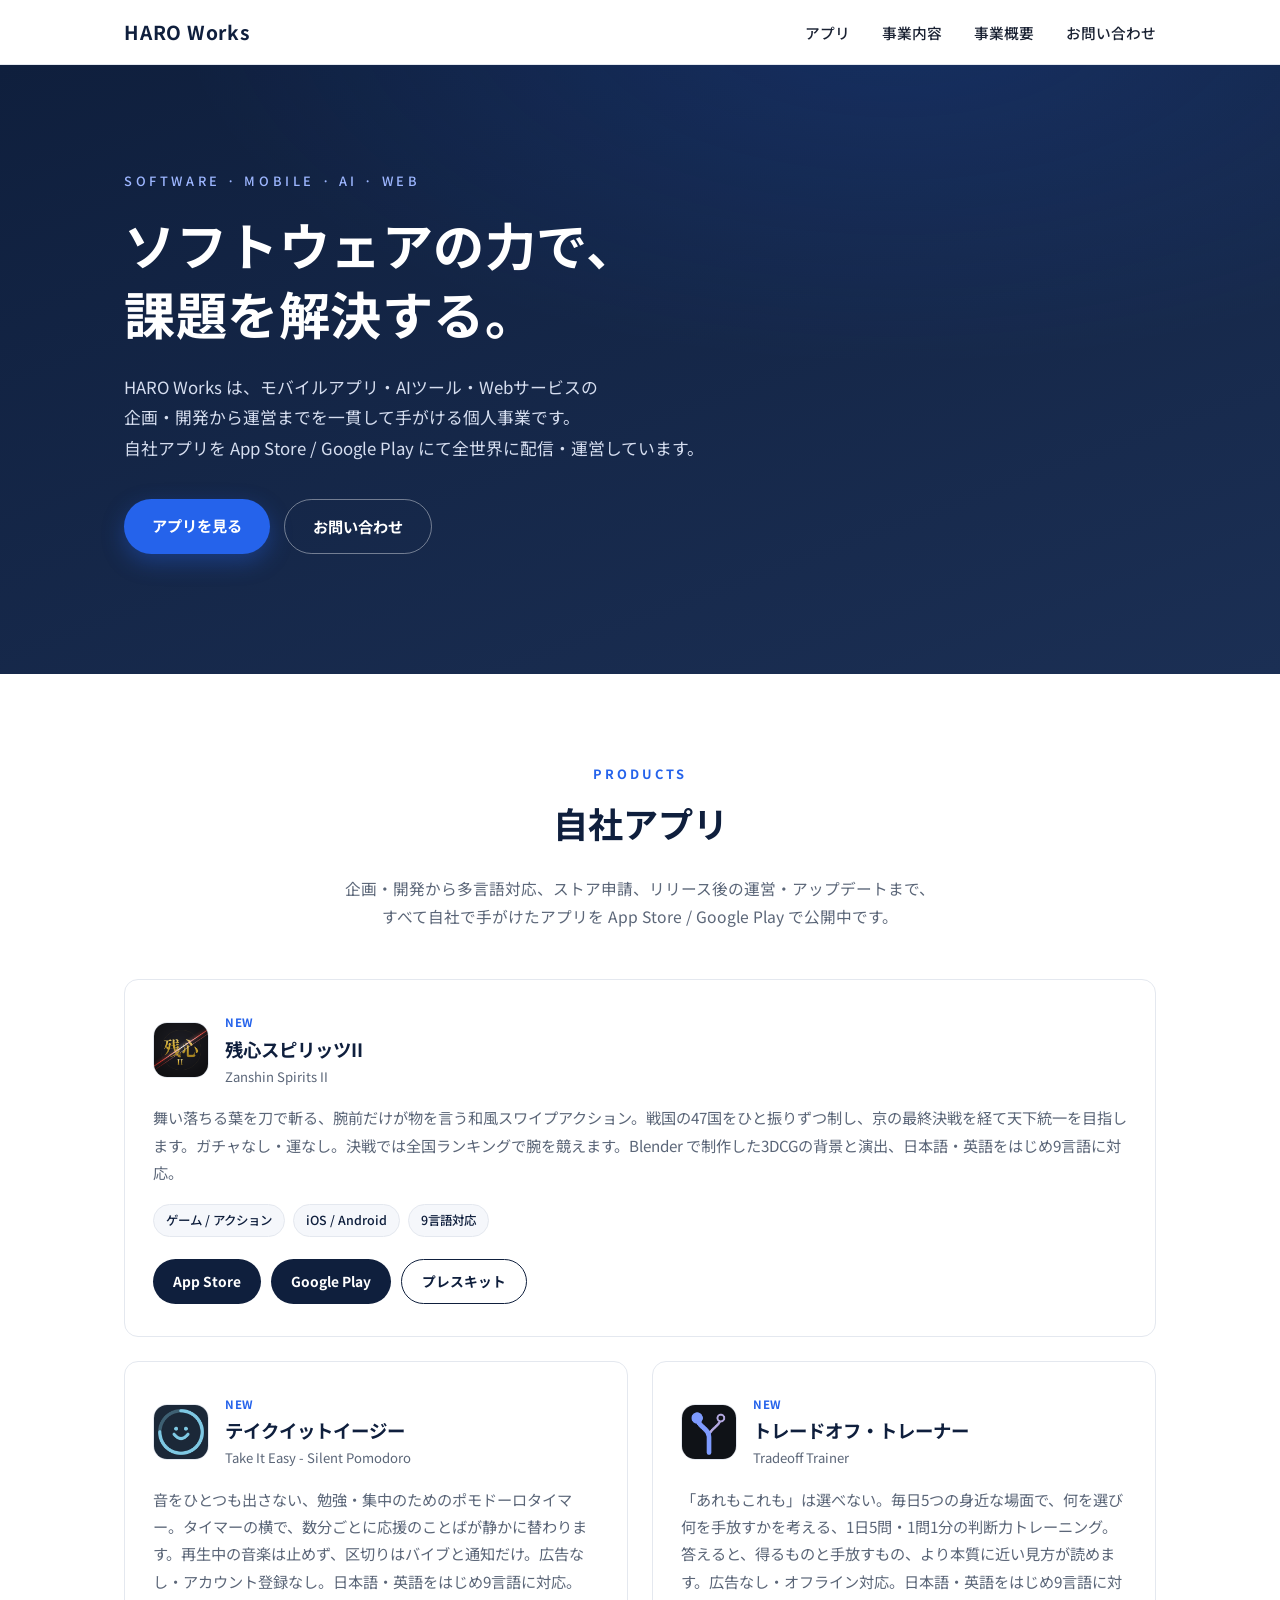
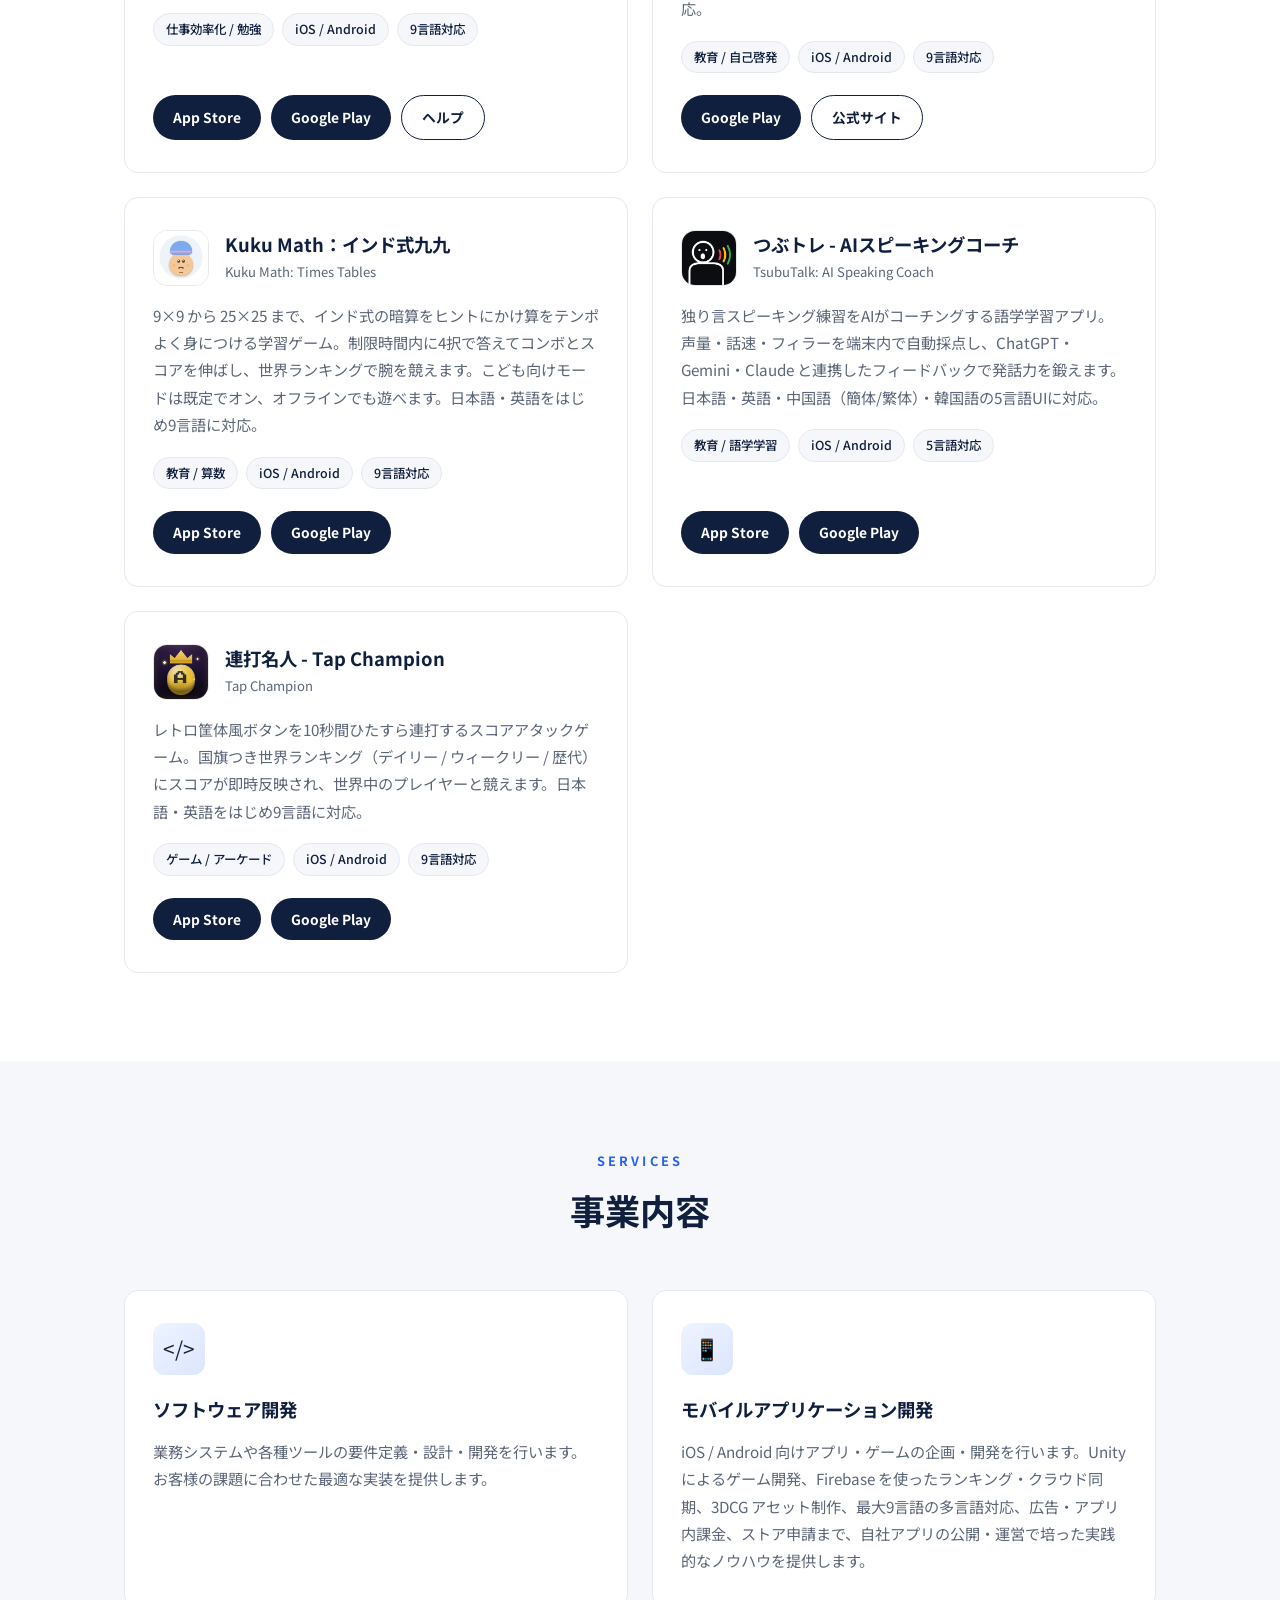
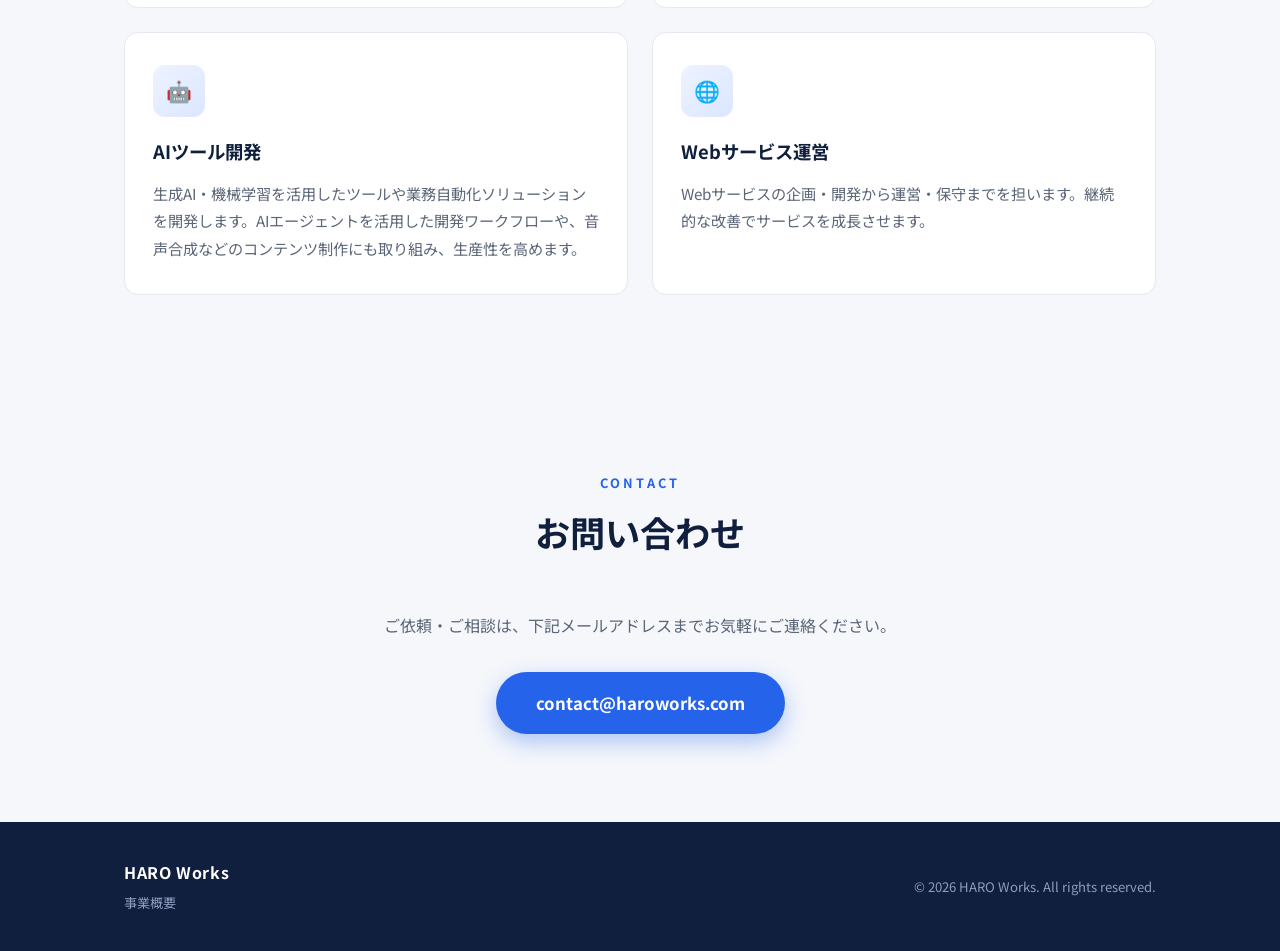
<file: index.html>
<!DOCTYPE html>
<html lang="ja">
<head>
  <meta charset="UTF-8" />
  <meta name="viewport" content="width=device-width, initial-scale=1.0" />
  <title>HARO Works｜ソフトウェア・モバイルアプリ・AIツール開発</title>
  <meta name="description" content="HARO Works（ハロワークス）は、ソフトウェア開発・モバイルアプリケーション開発・AIツール開発・Webサービス運営を手がける個人事業です。和風スワイプアクション「残心スピリッツII」、音を出さない勉強・集中タイマー「テイクイットイージー」、1日5問で判断力を磨く「トレードオフ・トレーナー」、9×9〜25×25のかけ算学習ゲーム「Kuku Math：インド式九九」、AI英語学習アプリ「つぶトレ」、アーケードゲーム「連打名人 - Tap Champion」を App Store / Google Play で公開・運営中。" />
  <meta name="robots" content="index, follow" />
  <link rel="canonical" href="https://haroworks.com/" />

  <!-- Open Graph -->
  <meta property="og:type" content="website" />
  <meta property="og:url" content="https://haroworks.com/" />
  <meta property="og:title" content="HARO Works｜ソフトウェア・モバイルアプリ・AIツール開発" />
  <meta property="og:description" content="自社アプリ「残心スピリッツII」「テイクイットイージー」「トレードオフ・トレーナー」「Kuku Math：インド式九九」「つぶトレ」「連打名人 - Tap Champion」を App Store / Google Play で公開・運営中。ソフトウェア開発・AIツール開発を手がける個人事業です。" />
  <meta property="og:site_name" content="HARO Works" />
  <meta property="og:locale" content="ja_JP" />

  <link rel="preconnect" href="https://fonts.googleapis.com" />
  <link rel="preconnect" href="https://fonts.gstatic.com" crossorigin />
  <link href="https://fonts.googleapis.com/css2?family=Noto+Sans+JP:wght@400;500;700&display=swap" rel="stylesheet" />
  <link rel="stylesheet" href="./style.css" />
</head>
<body>
  <header class="site-header">
    <div class="container header-inner">
      <a href="#top" class="brand">HARO&nbsp;Works</a>
      <nav class="nav">
        <a href="#products">アプリ</a>
        <a href="#services">事業内容</a>
        <a href="./company/">事業概要</a>
        <a href="#contact">お問い合わせ</a>
      </nav>
    </div>
  </header>

  <main id="top">
    <!-- Hero -->
    <section class="hero">
      <div class="container hero-inner">
        <p class="hero-eyebrow">SOFTWARE &middot; MOBILE &middot; AI &middot; WEB</p>
        <h1 class="hero-title">ソフトウェアの力で、<br />課題を解決する。</h1>
        <p class="hero-lead">
          HARO Works は、モバイルアプリ・AIツール・Webサービスの<br class="pc-only" />
          企画・開発から運営までを一貫して手がける個人事業です。<br class="pc-only" />
          自社アプリを App Store / Google Play にて全世界に配信・運営しています。
        </p>
        <div class="hero-actions">
          <a href="#products" class="btn btn-primary">アプリを見る</a>
          <a href="#contact" class="btn btn-ghost">お問い合わせ</a>
        </div>
      </div>
    </section>

    <!-- Products -->
    <section id="products" class="section">
      <div class="container">
        <p class="section-eyebrow">Products</p>
        <h2 class="section-title">自社アプリ</h2>
        <p class="section-lead">
          企画・開発から多言語対応、ストア申請、リリース後の運営・アップデートまで、<br class="pc-only" />
          すべて自社で手がけたアプリを App Store / Google Play で公開中です。
        </p>
        <div class="products">
          <article class="product product-featured">
            <div class="product-head">
              <img class="product-icon" src="./assets/icon-zanshin2.png" alt="残心スピリッツII のアプリアイコン" width="56" height="56" />
              <div>
                <p class="product-badge">NEW</p>
                <h3 class="product-name">残心スピリッツII</h3>
                <p class="product-sub">Zanshin Spirits II</p>
              </div>
            </div>
            <p class="product-desc">
              舞い落ちる葉を刀で斬る、腕前だけが物を言う和風スワイプアクション。戦国の47国をひと振りずつ制し、京の最終決戦を経て天下統一を目指します。ガチャなし・運なし。決戦では全国ランキングで腕を競えます。Blender で制作した3DCGの背景と演出、日本語・英語をはじめ9言語に対応。
            </p>
            <ul class="product-tags">
              <li>ゲーム / アクション</li>
              <li>iOS / Android</li>
              <li>9言語対応</li>
            </ul>
            <div class="product-links">
              <a class="store-btn" href="https://apps.apple.com/jp/app/id6822337942" target="_blank" rel="noopener">
                App Store
              </a>
              <a class="store-btn" href="https://play.google.com/store/apps/details?id=com.haroworks.zanshinspirits2" target="_blank" rel="noopener">
                Google Play
              </a>
              <a class="store-btn store-btn-ghost" href="https://zanshin-spirits-2.web.app/press/" target="_blank" rel="noopener">
                プレスキット
              </a>
            </div>
          </article>
          <article class="product">
            <div class="product-head">
              <img class="product-icon" src="./assets/icon-takeiteasy.png" alt="テイクイットイージーのアプリアイコン" width="56" height="56" />
              <div>
                <p class="product-badge">NEW</p>
                <h3 class="product-name">テイクイットイージー</h3>
                <p class="product-sub">Take It Easy - Silent Pomodoro</p>
              </div>
            </div>
            <p class="product-desc">
              音をひとつも出さない、勉強・集中のためのポモドーロタイマー。タイマーの横で、数分ごとに応援のことばが静かに替わります。再生中の音楽は止めず、区切りはバイブと通知だけ。広告なし・アカウント登録なし。日本語・英語をはじめ9言語に対応。
            </p>
            <ul class="product-tags">
              <li>仕事効率化 / 勉強</li>
              <li>iOS / Android</li>
              <li>9言語対応</li>
            </ul>
            <div class="product-links">
              <a class="store-btn" href="https://apps.apple.com/jp/app/id6825591519" target="_blank" rel="noopener">
                App Store
              </a>
              <a class="store-btn" href="https://play.google.com/store/apps/details?id=com.haroworks.takeiteasy" target="_blank" rel="noopener">
                Google Play
              </a>
              <a class="store-btn store-btn-ghost" href="./takeiteasy/help/">
                ヘルプ
              </a>
            </div>
          </article>
          <article class="product">
            <div class="product-head">
              <img class="product-icon" src="./assets/icon-tradeofftrainer.png" alt="トレードオフ・トレーナーのアプリアイコン" width="56" height="56" />
              <div>
                <p class="product-badge">NEW</p>
                <h3 class="product-name">トレードオフ・トレーナー</h3>
                <p class="product-sub">Tradeoff Trainer</p>
              </div>
            </div>
            <p class="product-desc">
              「あれもこれも」は選べない。毎日5つの身近な場面で、何を選び何を手放すかを考える、1日5問・1問1分の判断力トレーニング。答えると、得るものと手放すもの、より本質に近い見方が読めます。広告なし・オフライン対応。日本語・英語をはじめ9言語に対応。
            </p>
            <ul class="product-tags">
              <li>教育 / 自己啓発</li>
              <li>iOS / Android</li>
              <li>9言語対応</li>
            </ul>
            <div class="product-links">
              <a class="store-btn" href="https://play.google.com/store/apps/details?id=com.haroworks.tradeofftrainer" target="_blank" rel="noopener">
                Google Play
              </a>
              <a class="store-btn store-btn-ghost" href="https://tradeoff-trainer.web.app/" target="_blank" rel="noopener">
                公式サイト
              </a>
            </div>
          </article>
          <article class="product">
            <div class="product-head">
              <img class="product-icon" src="./assets/icon-kuku.png" alt="Kuku Math：インド式九九のアプリアイコン" width="56" height="56" />
              <div>
                <h3 class="product-name">Kuku Math：インド式九九</h3>
                <p class="product-sub">Kuku Math: Times Tables</p>
              </div>
            </div>
            <p class="product-desc">
              9×9 から 25×25 まで、インド式の暗算をヒントにかけ算をテンポよく身につける学習ゲーム。制限時間内に4択で答えてコンボとスコアを伸ばし、世界ランキングで腕を競えます。こども向けモードは既定でオン、オフラインでも遊べます。日本語・英語をはじめ9言語に対応。
            </p>
            <ul class="product-tags">
              <li>教育 / 算数</li>
              <li>iOS / Android</li>
              <li>9言語対応</li>
            </ul>
            <div class="product-links">
              <a class="store-btn" href="https://apps.apple.com/jp/app/id6780526579" target="_blank" rel="noopener">
                App Store
              </a>
              <a class="store-btn" href="https://play.google.com/store/apps/details?id=com.haroworks.kukuindia" target="_blank" rel="noopener">
                Google Play
              </a>
            </div>
          </article>
          <article class="product">
            <div class="product-head">
              <img class="product-icon" src="./assets/icon-tsubutalk.png" alt="つぶトレのアプリアイコン" width="56" height="56" />
              <div>
                <h3 class="product-name">つぶトレ - AIスピーキングコーチ</h3>
                <p class="product-sub">TsubuTalk: AI Speaking Coach</p>
              </div>
            </div>
            <p class="product-desc">
              独り言スピーキング練習をAIがコーチングする語学学習アプリ。声量・話速・フィラーを端末内で自動採点し、ChatGPT・Gemini・Claude と連携したフィードバックで発話力を鍛えます。日本語・英語・中国語（簡体/繁体）・韓国語の5言語UIに対応。
            </p>
            <ul class="product-tags">
              <li>教育 / 語学学習</li>
              <li>iOS / Android</li>
              <li>5言語対応</li>
            </ul>
            <div class="product-links">
              <a class="store-btn" href="https://apps.apple.com/jp/app/id6779087627" target="_blank" rel="noopener">
                App Store
              </a>
              <a class="store-btn" href="https://play.google.com/store/apps/details?id=app.tsubutalk.mobile" target="_blank" rel="noopener">
                Google Play
              </a>
            </div>
          </article>
          <article class="product">
            <div class="product-head">
              <img class="product-icon" src="./assets/icon-tapchampion.png" alt="連打名人 - Tap Champion のアプリアイコン" width="56" height="56" />
              <div>
                <h3 class="product-name">連打名人 - Tap Champion</h3>
                <p class="product-sub">Tap Champion</p>
              </div>
            </div>
            <p class="product-desc">
              レトロ筐体風ボタンを10秒間ひたすら連打するスコアアタックゲーム。国旗つき世界ランキング（デイリー / ウィークリー / 歴代）にスコアが即時反映され、世界中のプレイヤーと競えます。日本語・英語をはじめ9言語に対応。
            </p>
            <ul class="product-tags">
              <li>ゲーム / アーケード</li>
              <li>iOS / Android</li>
              <li>9言語対応</li>
            </ul>
            <div class="product-links">
              <a class="store-btn" href="https://apps.apple.com/jp/app/id6788312662" target="_blank" rel="noopener">
                App Store
              </a>
              <a class="store-btn" href="https://play.google.com/store/apps/details?id=com.haroworks.tapchampion" target="_blank" rel="noopener">
                Google Play
              </a>
            </div>
          </article>
        </div>
      </div>
    </section>

    <!-- Services -->
    <section id="services" class="section section-alt">
      <div class="container">
        <p class="section-eyebrow">Services</p>
        <h2 class="section-title">事業内容</h2>
        <div class="cards">
          <article class="card">
            <div class="card-icon" aria-hidden="true">&lt;/&gt;</div>
            <h3>ソフトウェア開発</h3>
            <p>業務システムや各種ツールの要件定義・設計・開発を行います。お客様の課題に合わせた最適な実装を提供します。</p>
          </article>
          <article class="card">
            <div class="card-icon" aria-hidden="true">📱</div>
            <h3>モバイルアプリケーション開発</h3>
            <p>iOS / Android 向けアプリ・ゲームの企画・開発を行います。Unity によるゲーム開発、Firebase を使ったランキング・クラウド同期、3DCG アセット制作、最大9言語の多言語対応、広告・アプリ内課金、ストア申請まで、自社アプリの公開・運営で培った実践的なノウハウを提供します。</p>
          </article>
          <article class="card">
            <div class="card-icon" aria-hidden="true">🤖</div>
            <h3>AIツール開発</h3>
            <p>生成AI・機械学習を活用したツールや業務自動化ソリューションを開発します。AIエージェントを活用した開発ワークフローや、音声合成などのコンテンツ制作にも取り組み、生産性を高めます。</p>
          </article>
          <article class="card">
            <div class="card-icon" aria-hidden="true">🌐</div>
            <h3>Webサービス運営</h3>
            <p>Webサービスの企画・開発から運営・保守までを担います。継続的な改善でサービスを成長させます。</p>
          </article>
        </div>
      </div>
    </section>

    <!-- Contact -->
    <section id="contact" class="section section-alt">
      <div class="container contact-inner">
        <p class="section-eyebrow">Contact</p>
        <h2 class="section-title">お問い合わせ</h2>
        <p class="contact-lead">
          ご依頼・ご相談は、下記メールアドレスまでお気軽にご連絡ください。
        </p>
        <a href="mailto:contact@haroworks.com" class="btn btn-primary btn-lg">
          contact@haroworks.com
        </a>
      </div>
    </section>
  </main>

  <footer class="site-footer">
    <div class="container footer-inner">
      <div class="footer-info">
        <span class="footer-brand">HARO Works</span>
        <a class="footer-meta" href="./company/">事業概要</a>
      </div>
      <small class="footer-copy">&copy; 2026 HARO Works. All rights reserved.</small>
    </div>
  </footer>
</body>
</html>
</file>
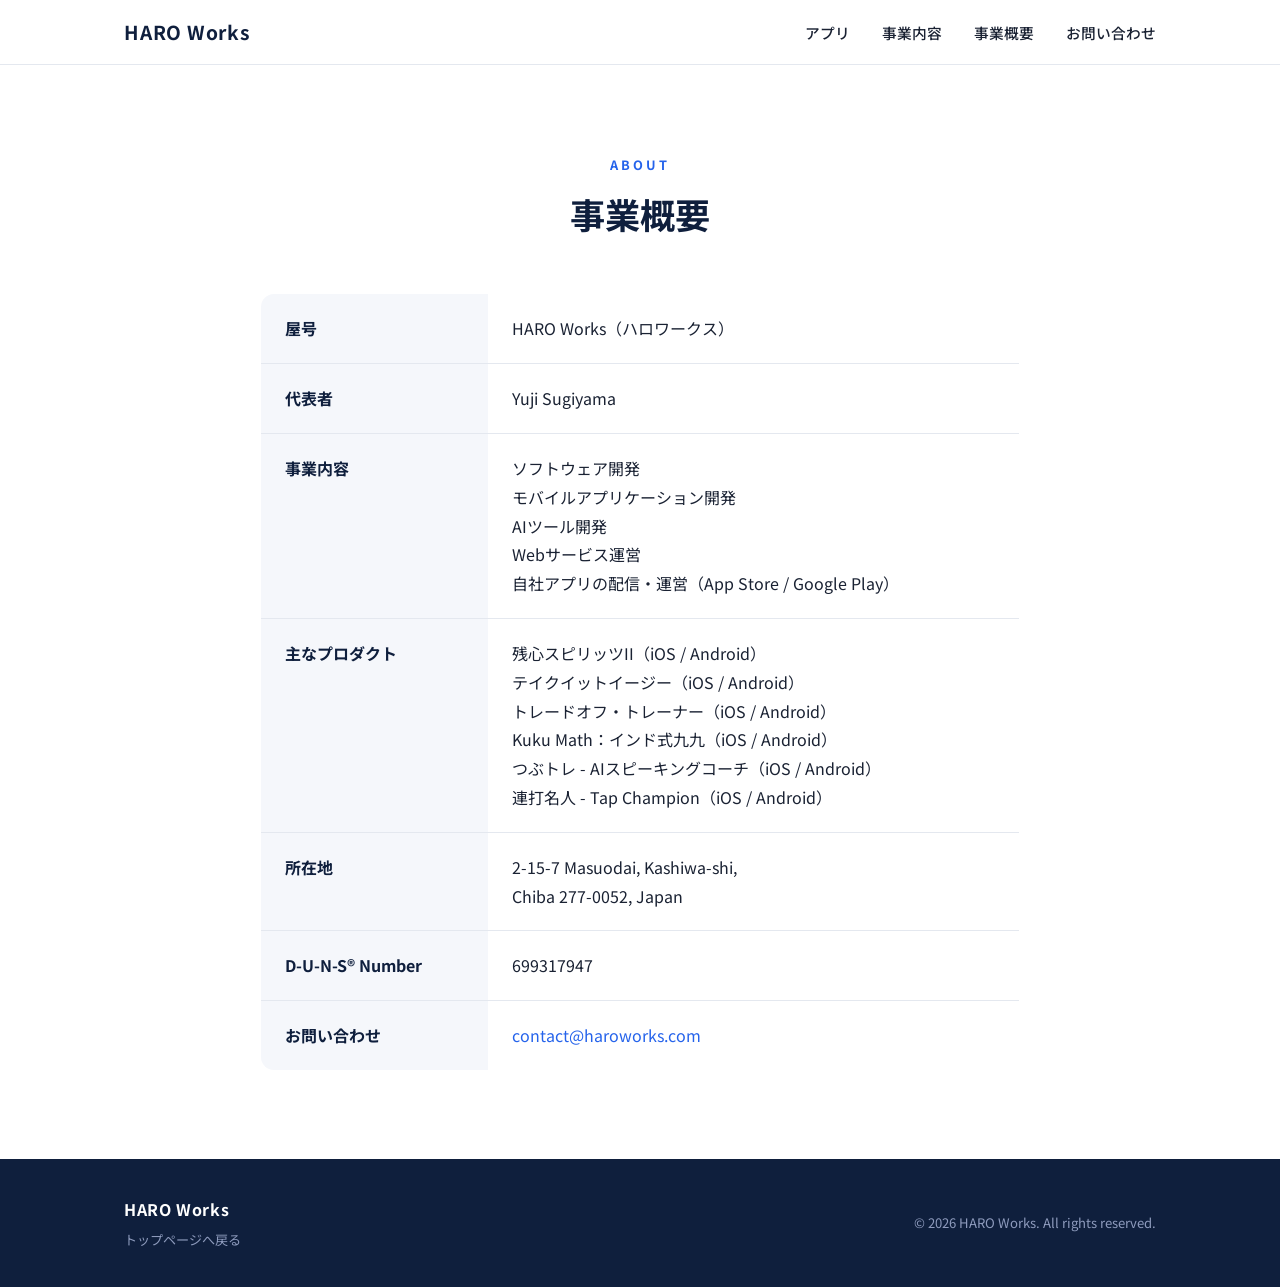
<file: company/index.html>
<!DOCTYPE html>
<html lang="ja">
<head>
  <meta charset="UTF-8" />
  <meta name="viewport" content="width=device-width, initial-scale=1.0" />
  <title>事業概要｜HARO Works</title>
  <meta name="robots" content="noindex, follow" />

  <link rel="preconnect" href="https://fonts.googleapis.com" />
  <link rel="preconnect" href="https://fonts.gstatic.com" crossorigin />
  <link href="https://fonts.googleapis.com/css2?family=Noto+Sans+JP:wght@400;500;700&display=swap" rel="stylesheet" />
  <link rel="stylesheet" href="../style.css" />
</head>
<body>
  <header class="site-header">
    <div class="container header-inner">
      <a href="../" class="brand">HARO&nbsp;Works</a>
      <nav class="nav">
        <a href="../#products">アプリ</a>
        <a href="../#services">事業内容</a>
        <a href="./" aria-current="page">事業概要</a>
        <a href="../#contact">お問い合わせ</a>
      </nav>
    </div>
  </header>

  <main>
    <section id="about" class="section">
      <div class="container">
        <p class="section-eyebrow">About</p>
        <h1 class="section-title">事業概要</h1>
        <table class="profile">
          <tbody>
            <tr>
              <th>屋号</th>
              <td>HARO Works（ハロワークス）</td>
            </tr>
            <tr>
              <th>代表者</th>
              <td>Yuji Sugiyama</td>
            </tr>
            <tr>
              <th>事業内容</th>
              <td>
                ソフトウェア開発<br />
                モバイルアプリケーション開発<br />
                AIツール開発<br />
                Webサービス運営<br />
                自社アプリの配信・運営（App Store / Google Play）
              </td>
            </tr>
            <tr>
              <th>主なプロダクト</th>
              <td>
                残心スピリッツII（iOS / Android）<br />
                テイクイットイージー（iOS / Android）<br />
                トレードオフ・トレーナー（iOS / Android）<br />
                Kuku Math：インド式九九（iOS / Android）<br />
                つぶトレ - AIスピーキングコーチ（iOS / Android）<br />
                連打名人 - Tap Champion（iOS / Android）
              </td>
            </tr>
            <tr>
              <th>所在地</th>
              <td>2-15-7 Masuodai, Kashiwa-shi,<br />Chiba 277-0052, Japan</td>
            </tr>
            <tr>
              <th>D-U-N-S&reg; Number</th>
              <td>699317947</td>
            </tr>
            <tr>
              <th>お問い合わせ</th>
              <td><a href="mailto:contact@haroworks.com">contact@haroworks.com</a></td>
            </tr>
          </tbody>
        </table>
      </div>
    </section>
  </main>

  <footer class="site-footer">
    <div class="container footer-inner">
      <div class="footer-info">
        <span class="footer-brand">HARO Works</span>
        <a class="footer-meta" href="../">トップページへ戻る</a>
      </div>
      <small class="footer-copy">&copy; 2026 HARO Works. All rights reserved.</small>
    </div>
  </footer>
</body>
</html>
</file>
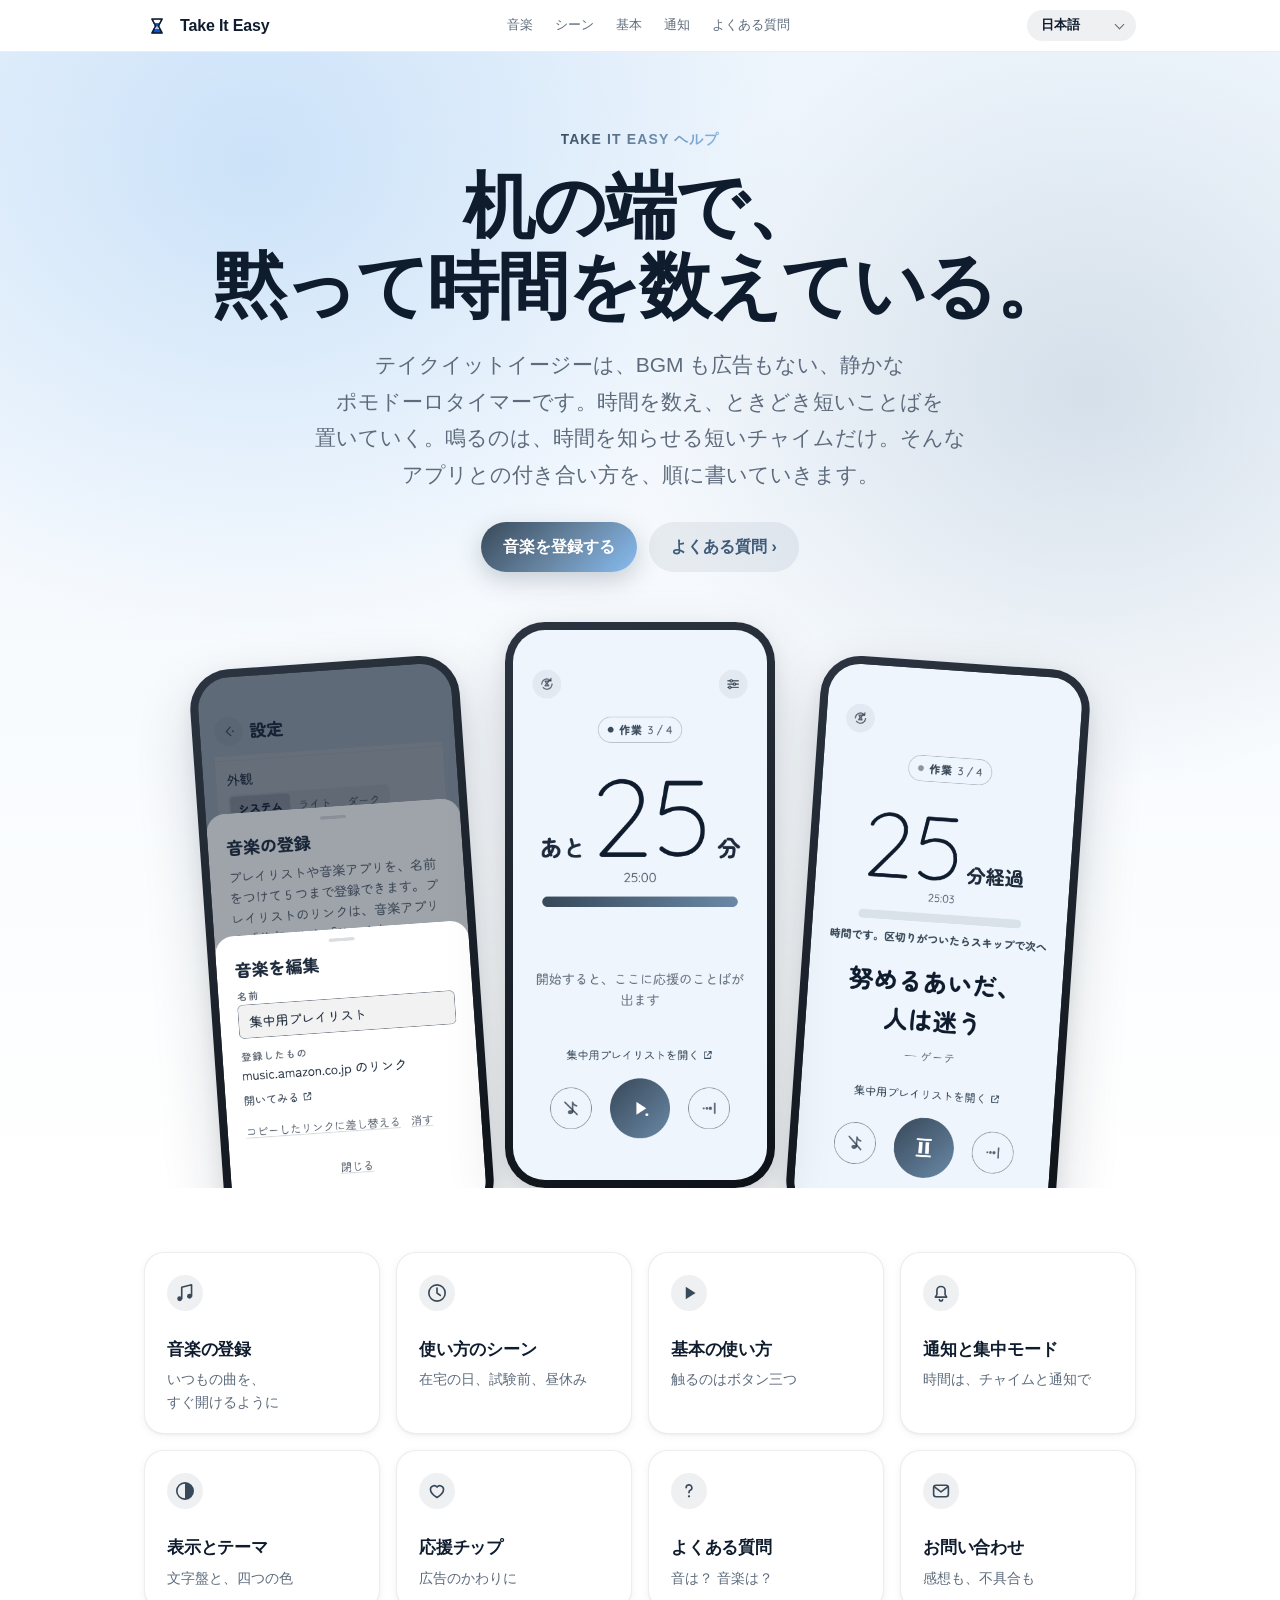
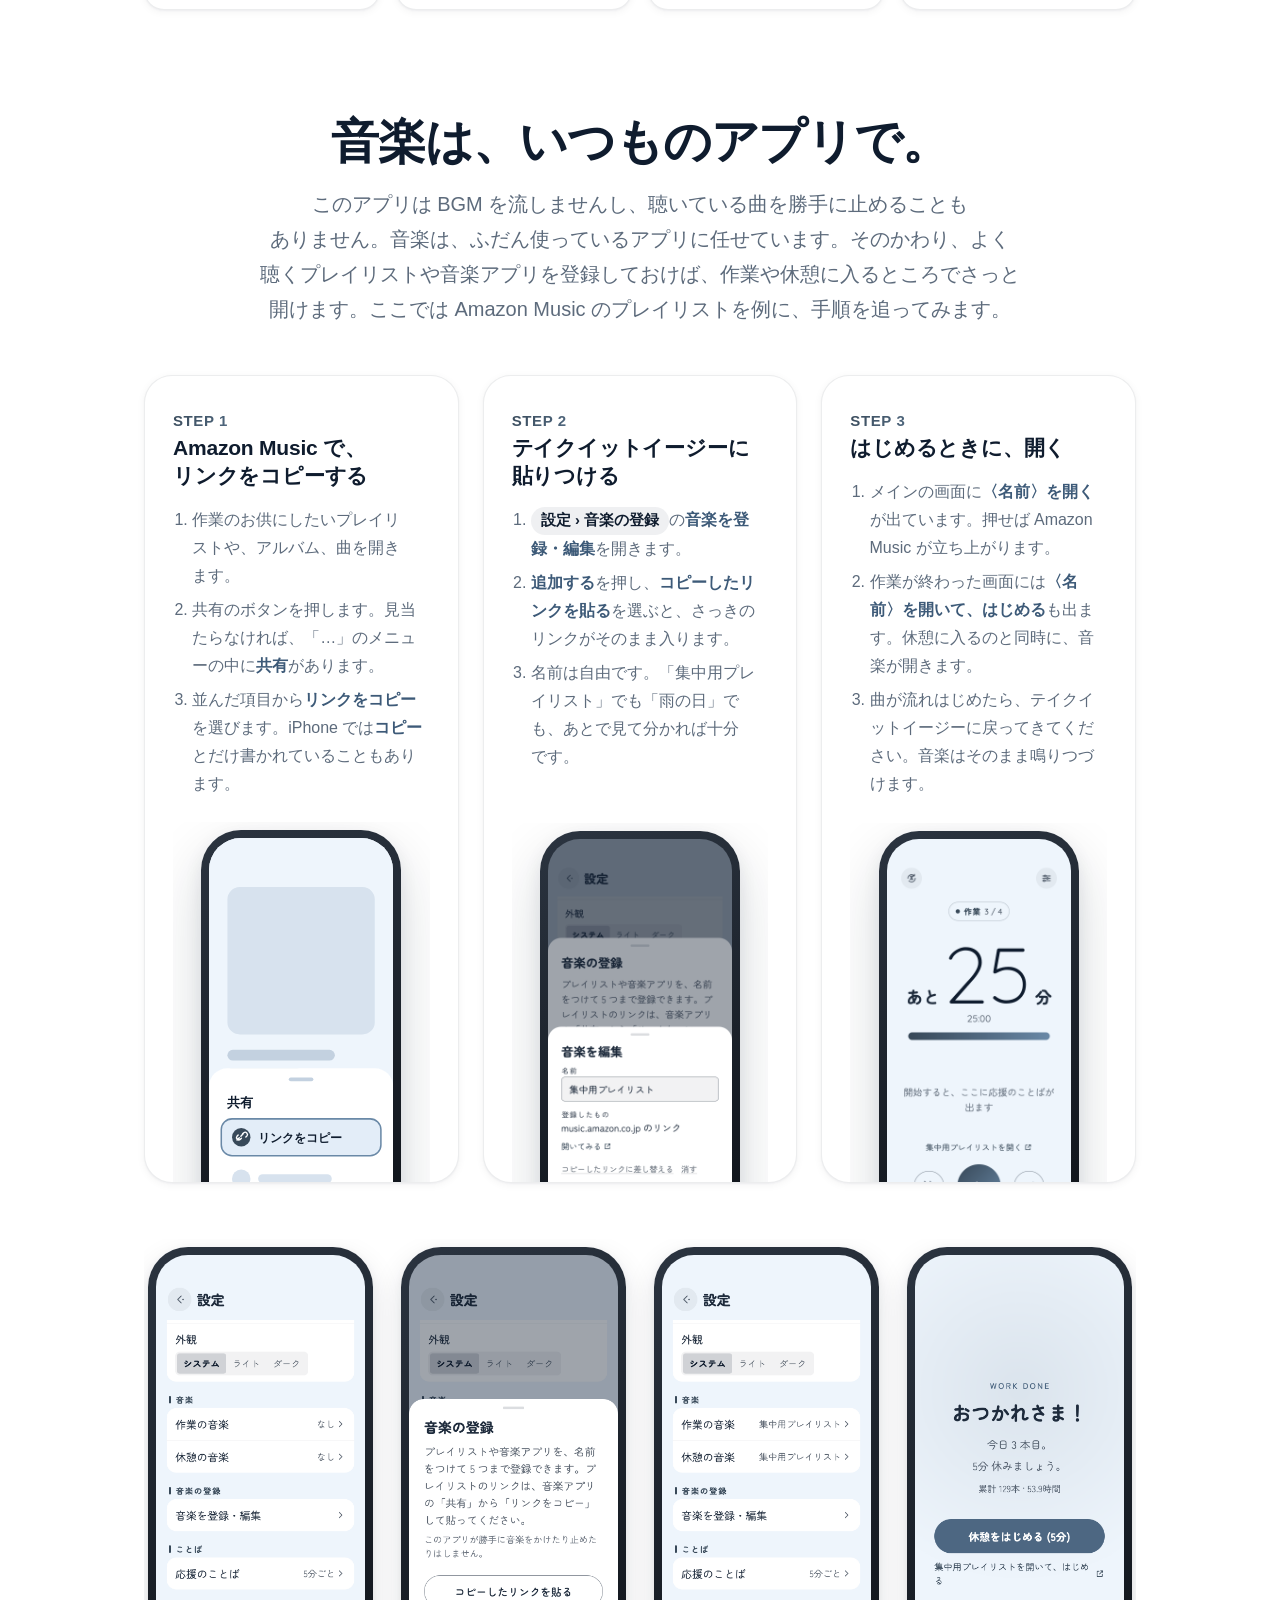
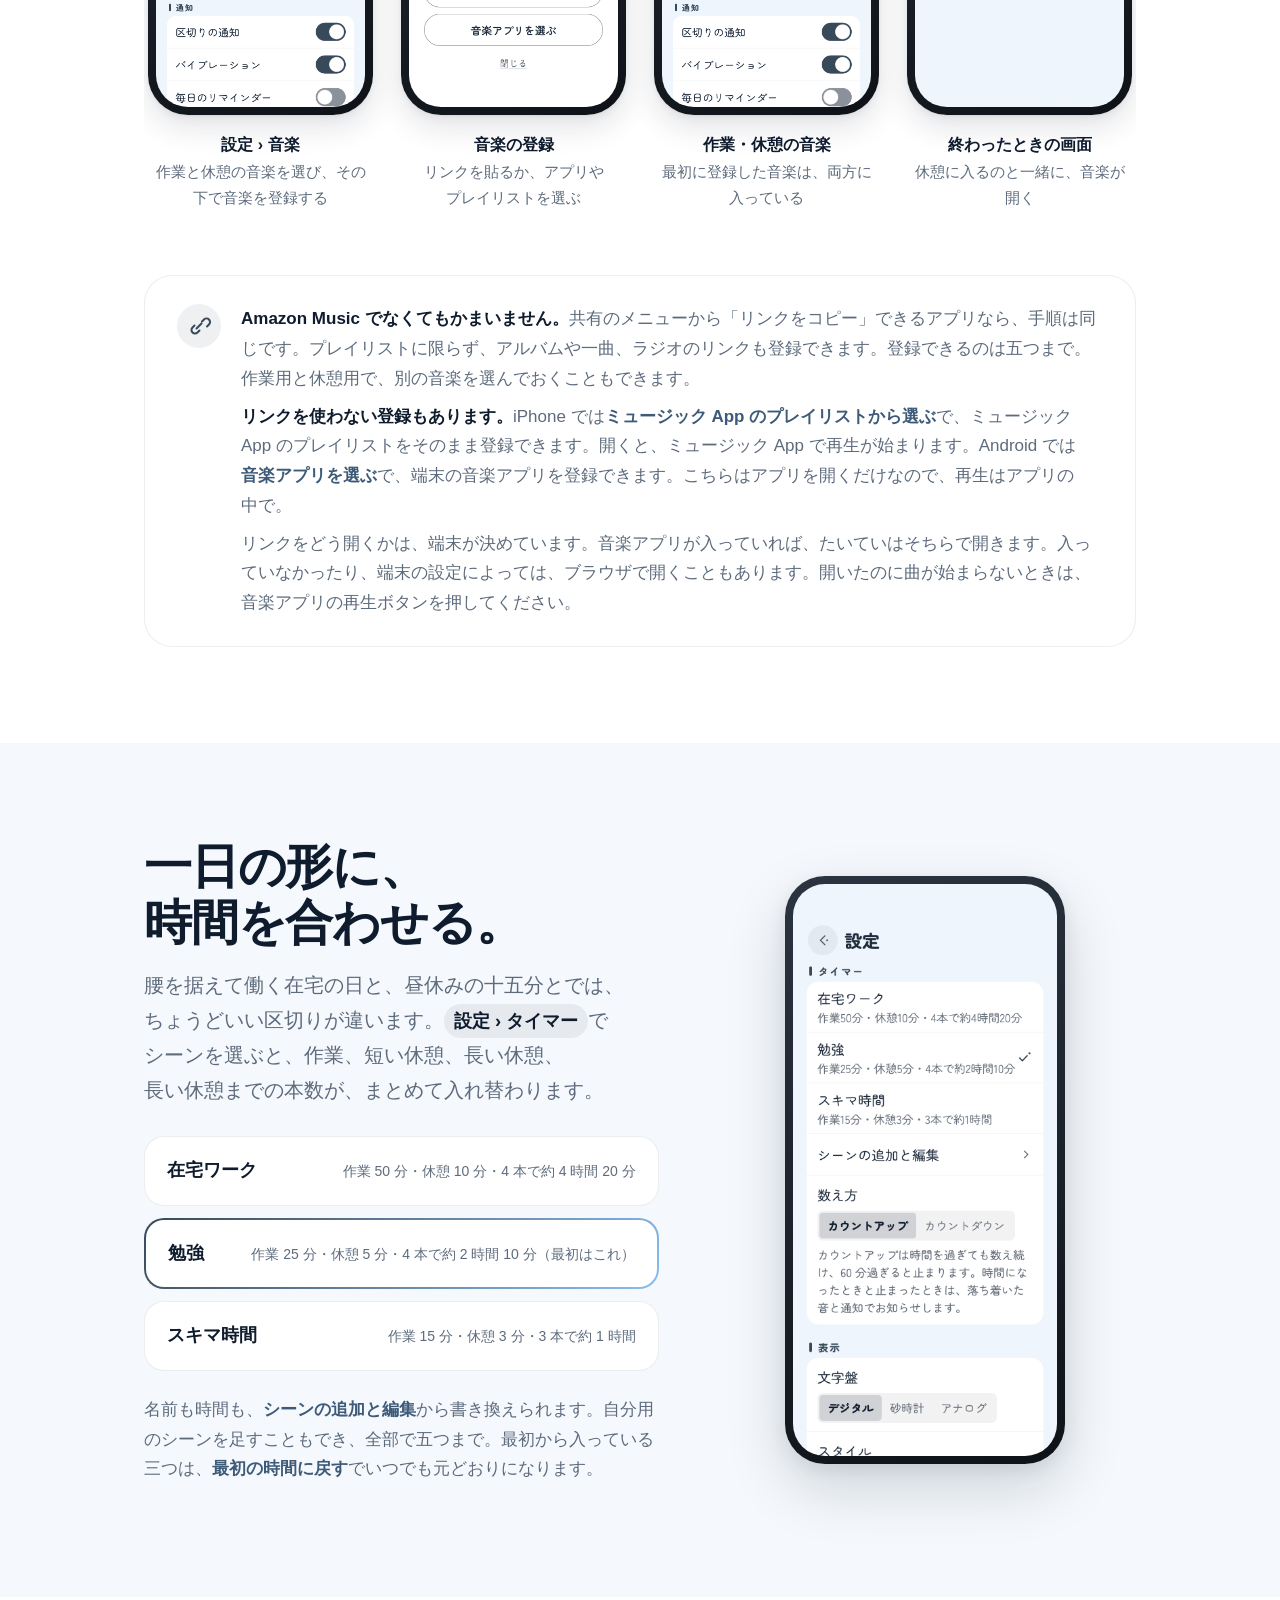
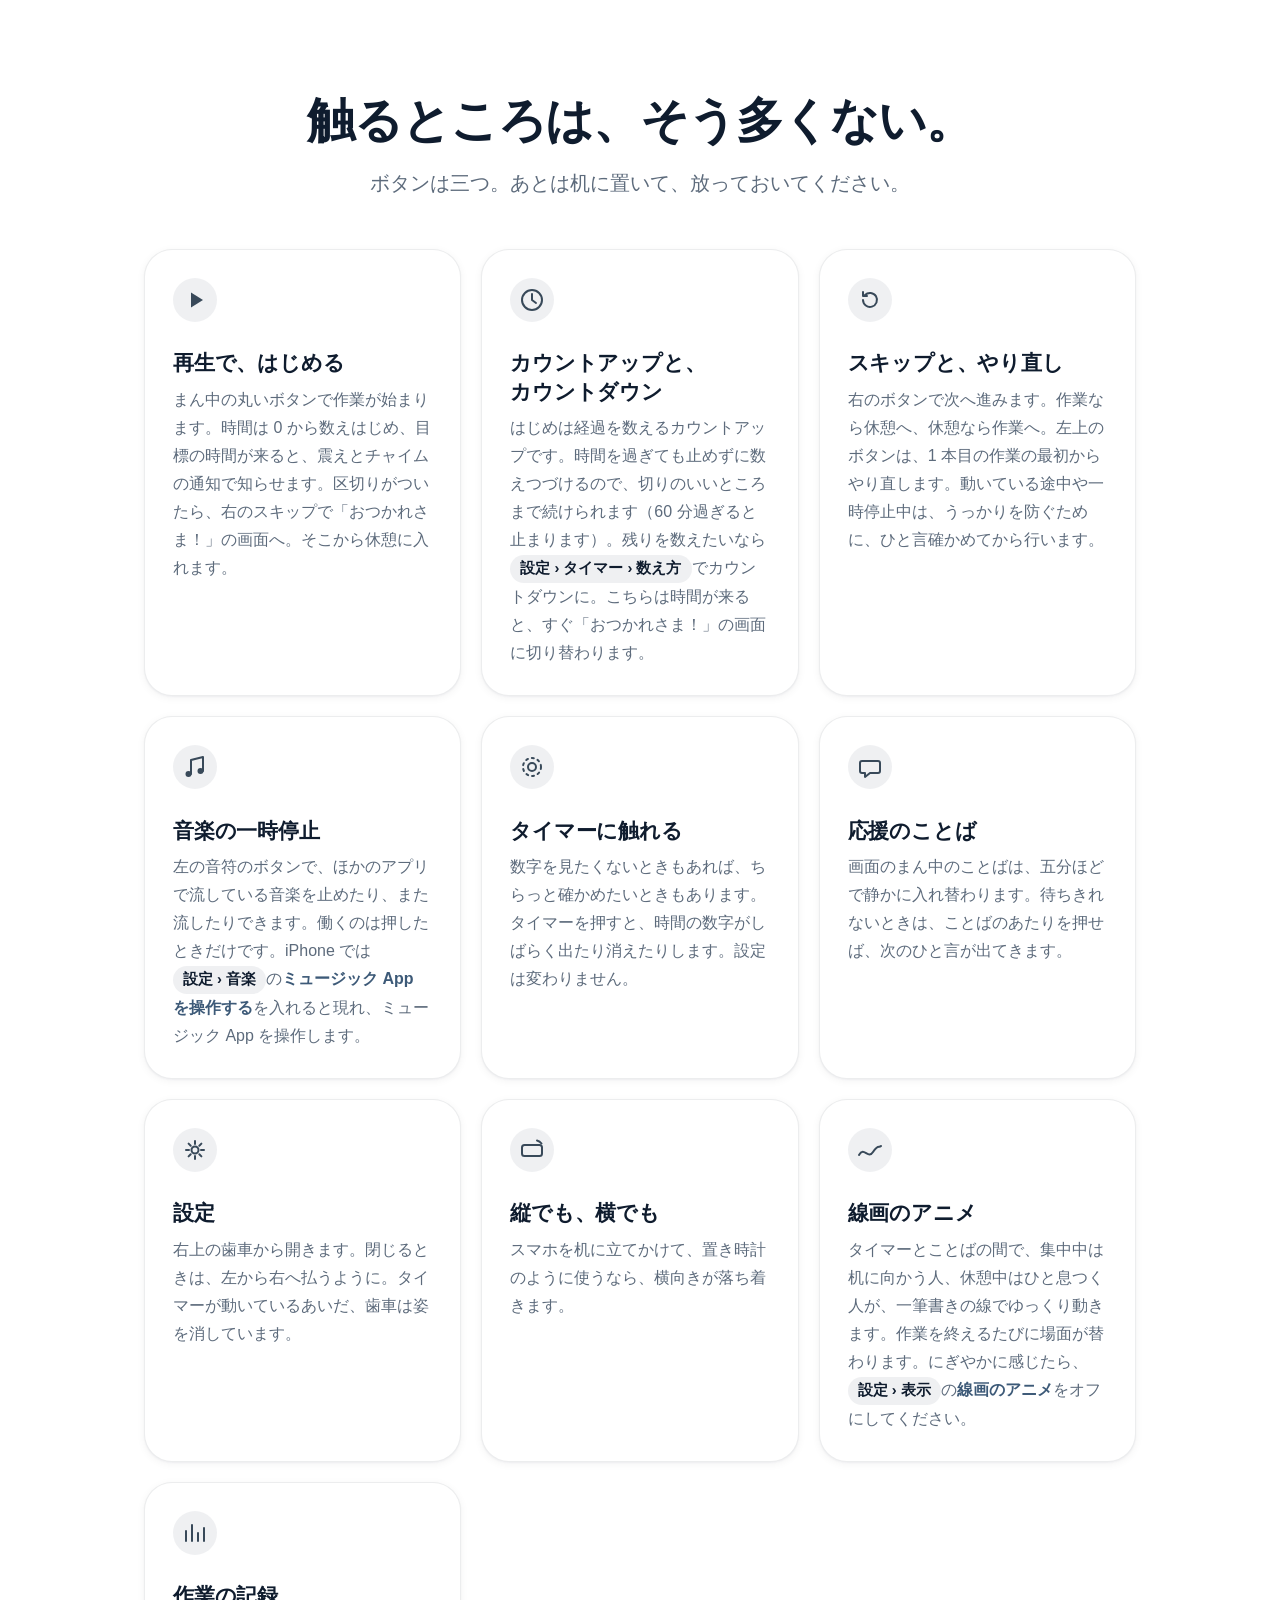
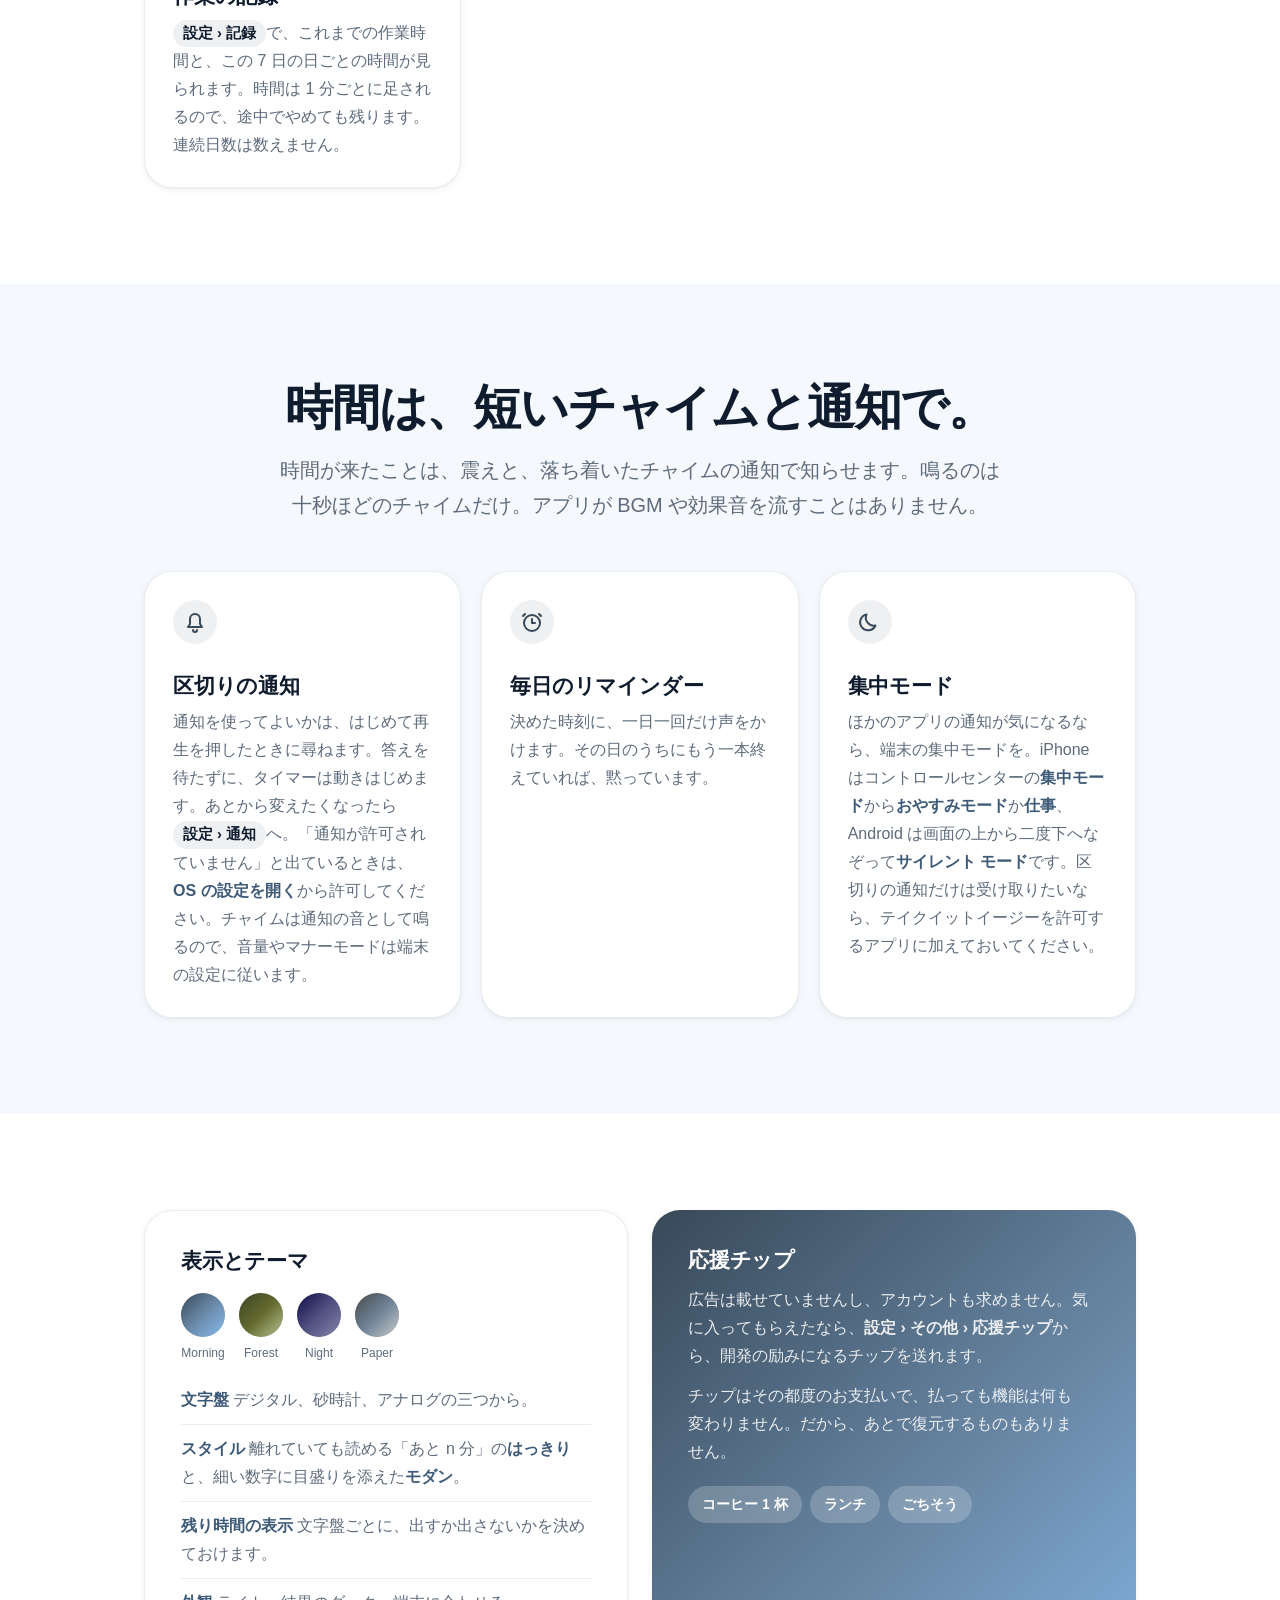
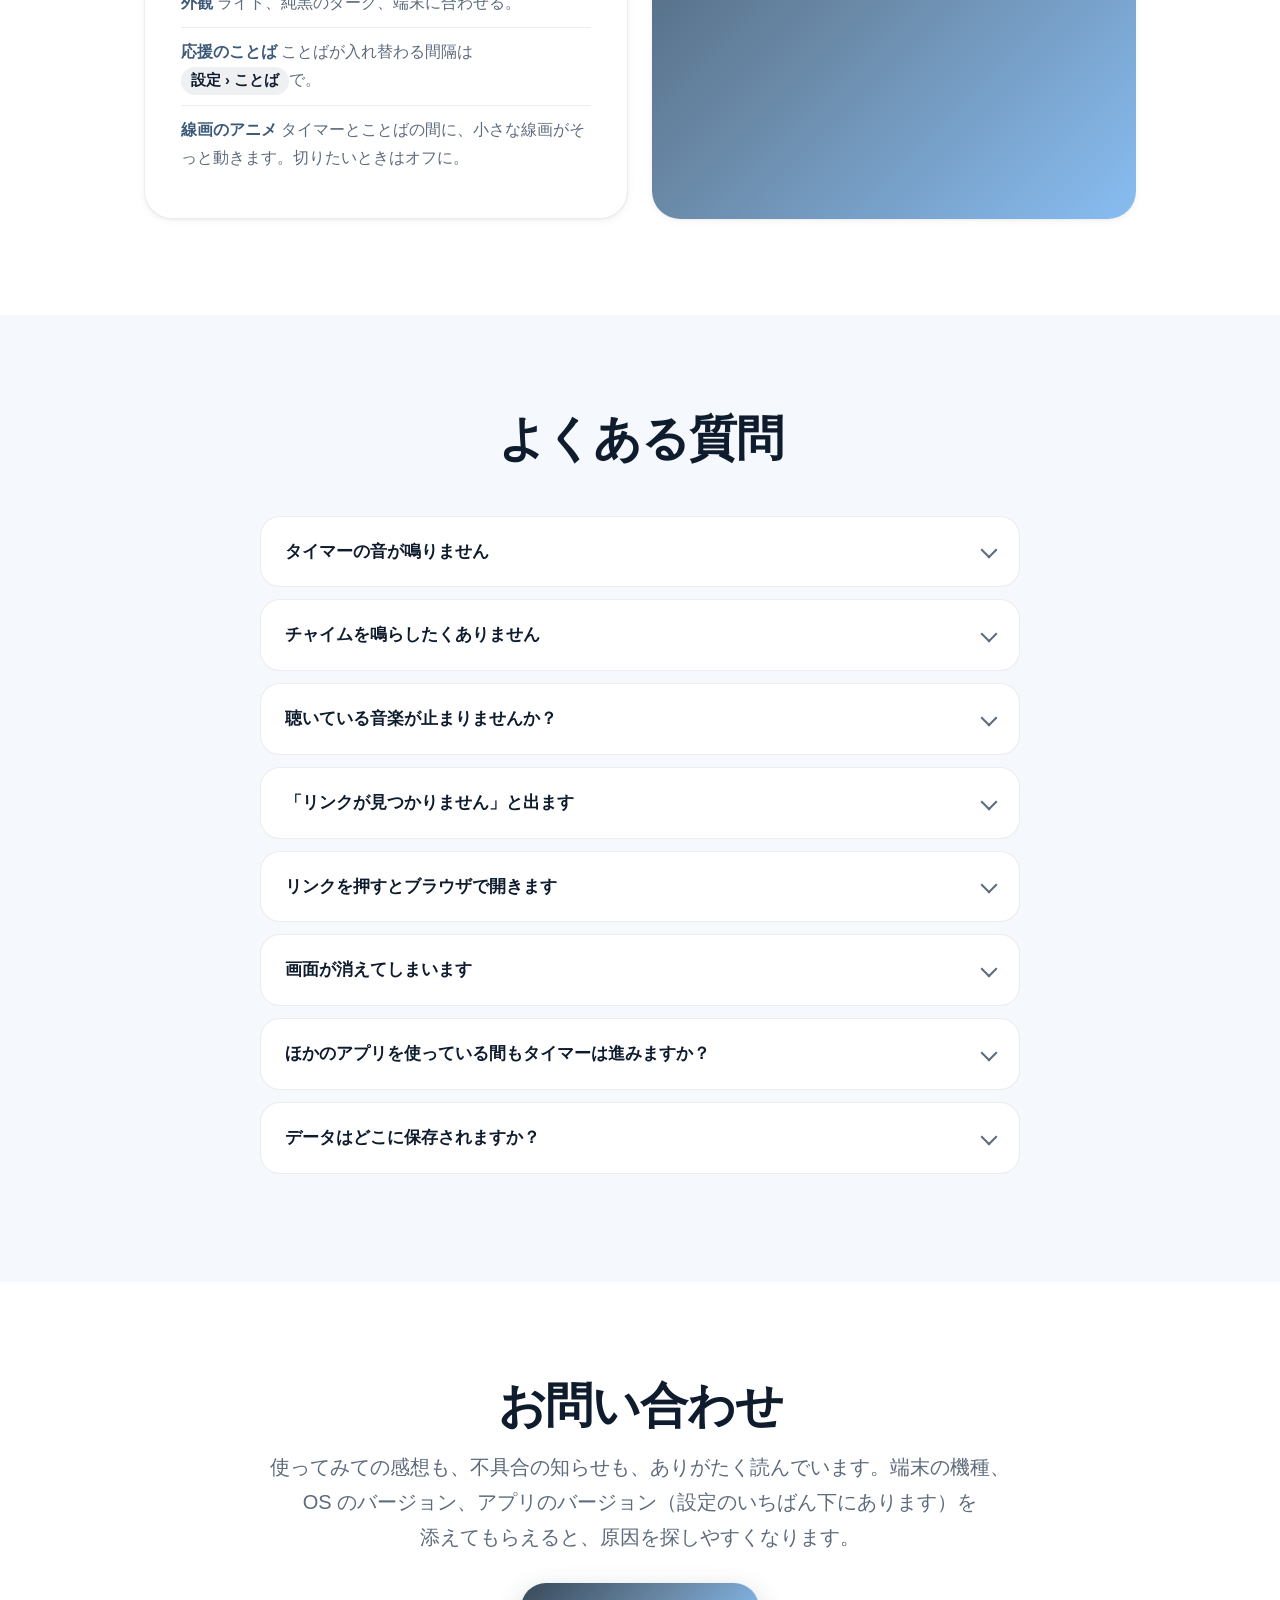
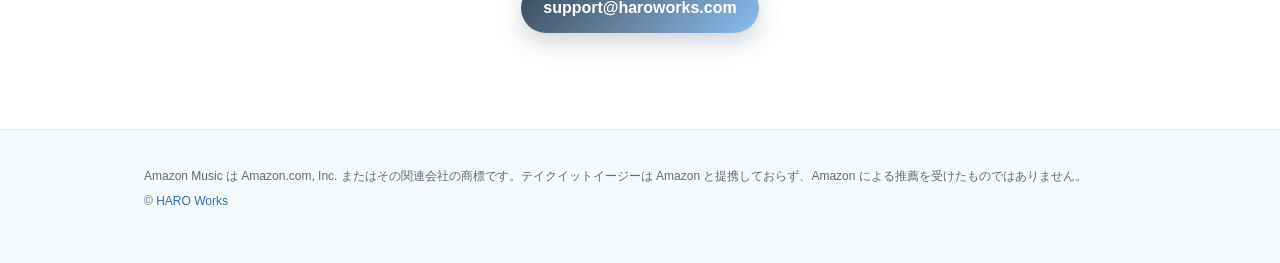
<file: takeiteasy/help/index.html>
<!DOCTYPE html>
<html lang="ja" data-help-lang="ja">
<head>
  <meta charset="UTF-8" />
  <meta name="viewport" content="width=device-width, initial-scale=1.0, viewport-fit=cover" />
  <title>テイクイットイージー ヘルプ｜HARO Works</title>
  <meta name="description" content="テイクイットイージー（Take It Easy）の使い方。音楽のリンクの登録（Amazon Music の例）、使い方のシーン、通知、集中モード、応援チップ、よくある質問。" />
  <meta name="color-scheme" content="light dark" />
  <meta name="theme-color" content="#eef5fc" media="(prefers-color-scheme: light)" />
  <meta name="theme-color" content="#000000" media="(prefers-color-scheme: dark)" />
  <link rel="canonical" href="https://haroworks.com/takeiteasy/help/" />
  <link rel="alternate" hreflang="ja" href="https://haroworks.com/takeiteasy/help/" />
  <link rel="alternate" hreflang="en" href="https://haroworks.com/takeiteasy/help/en/" />
  <link rel="alternate" hreflang="zh-Hans" href="https://haroworks.com/takeiteasy/help/zh-hans/" />
  <link rel="alternate" hreflang="zh-Hant" href="https://haroworks.com/takeiteasy/help/zh-hant/" />
  <link rel="alternate" hreflang="ko" href="https://haroworks.com/takeiteasy/help/ko/" />
  <link rel="alternate" hreflang="es" href="https://haroworks.com/takeiteasy/help/es/" />
  <link rel="alternate" hreflang="fr" href="https://haroworks.com/takeiteasy/help/fr/" />
  <link rel="alternate" hreflang="de" href="https://haroworks.com/takeiteasy/help/de/" />
  <link rel="alternate" hreflang="pt" href="https://haroworks.com/takeiteasy/help/pt/" />
  <link rel="alternate" hreflang="x-default" href="https://haroworks.com/takeiteasy/help/en/" />
  <link rel="icon" href="./img/icon.png" />
  <link rel="apple-touch-icon" href="./img/icon.png" />
  <link rel="stylesheet" href="./help.css?v=3" />
  <script>
    (function () {
      var d = document.documentElement;
      d.classList.add('js');
      var KEY = 'tie-help-lang';
      var BASE = '/takeiteasy/help/';
      var PATHS = {'ja': '', 'en': 'en/', 'zh-hans': 'zh-hans/', 'zh-hant': 'zh-hant/', 'ko': 'ko/', 'es': 'es/', 'fr': 'fr/', 'de': 'de/', 'pt': 'pt/'};
      window.tieHelp = { key: KEY, base: BASE, paths: PATHS };
      try { if (localStorage.getItem(KEY)) return; } catch (e) {}
      if (navigator.webdriver || /bot|crawl|spider|slurp|lighthouse/i.test(navigator.userAgent)) return;
      var langs = navigator.languages && navigator.languages.length ? navigator.languages : [navigator.language || 'en'];
      var pick = null;
      for (var i = 0; i < langs.length && !pick; i++) {
        var l = String(langs[i]).toLowerCase();
        if (l.indexOf('zh') === 0) pick = /hant|-tw|-hk|-mo/.test(l) ? 'zh-hant' : 'zh-hans';
        else if (PATHS.hasOwnProperty(l.split('-')[0])) pick = l.split('-')[0];
      }
      pick = pick || 'en';
      if (pick !== d.getAttribute('data-help-lang')) location.replace(BASE + PATHS[pick] + location.hash);
    })();
  </script>
</head>
<body>
  <nav class="nav" aria-label="ヘルプ">
    <div class="wrap">
      <a class="nav-brand" href="#top"><img src="./img/icon.png" alt="" />Take It Easy</a>
      <div class="nav-links">
        <a href="#music">音楽</a>
        <a href="#scenes">シーン</a>
        <a href="#basics">基本</a>
        <a href="#notices">通知</a>
        <a href="#faq">よくある質問</a>
      </div>
      <label class="lang-select">
        <select aria-label="言語" onchange="try{localStorage.setItem(tieHelp.key,this.value)}catch(e){}location.href=tieHelp.base+tieHelp.paths[this.value]">
          <option value="ja" selected lang="ja">日本語</option>
          <option value="en" lang="en">English</option>
          <option value="zh-hans" lang="zh-Hans">简体中文</option>
          <option value="zh-hant" lang="zh-Hant">繁體中文</option>
          <option value="ko" lang="ko">한국어</option>
          <option value="es" lang="es">Español</option>
          <option value="fr" lang="fr">Français</option>
          <option value="de" lang="de">Deutsch</option>
          <option value="pt" lang="pt">Português</option>
        </select>
      </label>
    </div>
  </nav>

  <main id="top">
    <header class="hero">
      <div class="wrap">
        <p class="eyebrow">Take It Easy ヘルプ</p>
        <h1>机の端で、<br />黙って時間を数えている。</h1>
        <p class="sub">テイクイットイージーは、BGM も広告もない、静かなポモドーロタイマーです。時間を数え、ときどき短いことばを置いていく。鳴るのは、時間を知らせる短いチャイムだけ。そんなアプリとの付き合い方を、順に書いていきます。</p>
        <div class="hero-cta">
          <a class="pill pill-solid" href="#music">音楽を登録する</a>
          <a class="pill pill-ghost" href="#faq">よくある質問 ›</a>
        </div>

        <div class="hero-phones" aria-hidden="true">
          <figure class="phone"><img src="./img/ja/link-edit.png" alt="" width="780" height="1688" /></figure>
          <figure class="phone"><img src="./img/ja/main-music.png" alt="" width="780" height="1688" /></figure>
          <figure class="phone"><img src="./img/ja/main-reached.png" alt="" width="780" height="1688" /></figure>
        </div>
      </div>
    </header>

    <div class="wrap">
      <nav class="topics" aria-label="目次">
        <a class="topic" href="#music">
          <svg class="glyph" viewBox="0 0 44 44" aria-hidden="true"><circle class="bg" cx="22" cy="22" r="22"/><path class="st" d="M18 29V15l12-3v14"/><circle class="fl" cx="15.5" cy="29" r="3"/><circle class="fl" cx="27.5" cy="26" r="3"/></svg>
          <strong>音楽の登録</strong><span>いつもの曲を、すぐ開けるように</span>
        </a>
        <a class="topic" href="#scenes">
          <svg class="glyph" viewBox="0 0 44 44" aria-hidden="true"><circle class="bg" cx="22" cy="22" r="22"/><circle class="st" cx="22" cy="22" r="10"/><path class="st" d="M22 16v6l4 3"/></svg>
          <strong>使い方のシーン</strong><span>在宅の日、試験前、昼休み</span>
        </a>
        <a class="topic" href="#basics">
          <svg class="glyph" viewBox="0 0 44 44" aria-hidden="true"><circle class="bg" cx="22" cy="22" r="22"/><path class="fl" d="M18 14.5v15l12-7.5z"/></svg>
          <strong>基本の使い方</strong><span>触るのはボタン三つ</span>
        </a>
        <a class="topic" href="#notices">
          <svg class="glyph" viewBox="0 0 44 44" aria-hidden="true"><circle class="bg" cx="22" cy="22" r="22"/><path class="st" d="M15 27h14l-2-3v-5a5 5 0 0 0-10 0v5zM20 30a2 2 0 0 0 4 0"/></svg>
          <strong>通知と集中モード</strong><span>時間は、チャイムと通知で</span>
        </a>
        <a class="topic" href="#look">
          <svg class="glyph" viewBox="0 0 44 44" aria-hidden="true"><circle class="bg" cx="22" cy="22" r="22"/><circle class="st" cx="22" cy="22" r="10"/><path class="fl" d="M22 12a10 10 0 0 1 0 20z"/></svg>
          <strong>表示とテーマ</strong><span>文字盤と、四つの色</span>
        </a>
        <a class="topic" href="#tip">
          <svg class="glyph" viewBox="0 0 44 44" aria-hidden="true"><circle class="bg" cx="22" cy="22" r="22"/><path class="st" d="M22 30s-8-4.6-8-10a4.5 4.5 0 0 1 8-2.8 4.5 4.5 0 0 1 8 2.8c0 5.4-8 10-8 10z"/></svg>
          <strong>応援チップ</strong><span>広告のかわりに</span>
        </a>
        <a class="topic" href="#faq">
          <svg class="glyph" viewBox="0 0 44 44" aria-hidden="true"><circle class="bg" cx="22" cy="22" r="22"/><path class="st" d="M18.5 18a3.5 3.5 0 1 1 5 3.2c-1 .5-1.5 1.3-1.5 2.3v.5"/><circle class="fl" cx="22" cy="28.5" r="1.4"/></svg>
          <strong>よくある質問</strong><span>音は？ 音楽は？</span>
        </a>
        <a class="topic" href="#contact">
          <svg class="glyph" viewBox="0 0 44 44" aria-hidden="true"><circle class="bg" cx="22" cy="22" r="22"/><rect class="st" x="13" y="15" width="18" height="14" rx="3"/><path class="st" d="M14 17l8 6 8-6"/></svg>
          <strong>お問い合わせ</strong><span>感想も、不具合も</span>
        </a>
      </nav>
    </div>

    <section id="music">
      <div class="wrap">
        <div class="section-head reveal">
          <h2>音楽は、いつものアプリで。</h2>
          <p>このアプリは BGM を流しませんし、聴いている曲を勝手に止めることもありません。音楽は、ふだん使っているアプリに任せています。そのかわり、よく聴くプレイリストや音楽アプリを登録しておけば、作業や休憩に入るところでさっと開けます。ここでは Amazon Music のプレイリストを例に、手順を追ってみます。</p>
        </div>

        <div class="steps">
          <article class="step reveal">
            <span class="step-num">STEP 1</span>
            <h3>Amazon Music で、リンクをコピーする</h3>
            <ol>
              <li>作業のお供にしたいプレイリストや、アルバム、曲を開きます。</li>
              <li>共有のボタンを押します。見当たらなければ、「…」のメニューの中に<span class="ui">共有</span>があります。</li>
              <li>並んだ項目から<span class="ui">リンクをコピー</span>を選びます。iPhone では<span class="ui">コピー</span>とだけ書かれていることもあります。</li>
            </ol>
            <div class="step-foot">
              <figure class="phone">
                <svg viewBox="0 0 240 520" role="img" aria-labelledby="share-ja-title">
                  <title id="share-ja-title">共有の一覧から「リンクをコピー」を選ぶイメージ</title>
                  <rect x="0" y="0" width="240" height="520" fill="#eef5fc" />
                  <rect x="24" y="64" width="192" height="192" rx="16" fill="#d7e2ee" />
                  <rect x="24" y="276" width="140" height="14" rx="7" fill="#c3d1e0" />
                  <rect x="24" y="300" width="96" height="12" rx="6" fill="#d7e2ee" />
                  <rect x="0" y="300" width="240" height="220" rx="24" fill="#ffffff" />
                  <rect x="104" y="312" width="32" height="5" rx="2.5" fill="#c3d1e0" />
                  <text x="24" y="350" font-size="17" font-weight="700" fill="#0f1c2e" font-family="-apple-system, 'Hiragino Sans', sans-serif">共有</text>
                  <rect x="16" y="366" width="208" height="48" rx="14" fill="#e3edf8" stroke="#6a89a7" stroke-width="2" />
                  <circle cx="42" cy="390" r="12" fill="#384959" />
                  <path d="M36.5 393.5l3-3m2-2l3-3m-6.5 1.5l-1.5 1.5a3 3 0 0 0 4.2 4.2l1.5-1.5m1.6-5.7l1.5-1.5a3 3 0 0 1 4.2 4.2l-1.5 1.5" stroke="#fff" stroke-width="1.8" fill="none" stroke-linecap="round" />
                  <text x="64" y="396" font-size="15" font-weight="700" fill="#0f1c2e" font-family="-apple-system, 'Hiragino Sans', sans-serif">リンクをコピー</text>
                  <circle cx="42" cy="444" r="12" fill="#d7e2ee" />
                  <rect x="64" y="438" width="96" height="12" rx="6" fill="#d7e2ee" />
                  <circle cx="42" cy="490" r="12" fill="#d7e2ee" />
                  <rect x="64" y="484" width="120" height="12" rx="6" fill="#d7e2ee" />
                </svg>
              </figure>
            </div>
          </article>

          <article class="step reveal">
            <span class="step-num">STEP 2</span>
            <h3>テイクイットイージーに貼りつける</h3>
            <ol>
              <li><span class="path">設定 › 音楽の登録</span>の<span class="ui">音楽を登録・編集</span>を開きます。</li>
              <li><span class="ui">追加する</span>を押し、<span class="ui">コピーしたリンクを貼る</span>を選ぶと、さっきのリンクがそのまま入ります。</li>
              <li>名前は自由です。「集中用プレイリスト」でも「雨の日」でも、あとで見て分かれば十分です。</li>
            </ol>
            <div class="step-foot">
              <figure class="phone"><img src="./img/ja/link-edit.png" alt="音楽を編集。名前に「集中用プレイリスト」、登録したもの music.amazon.co.jp のリンク、開いてみる" width="780" height="1688" loading="lazy" /></figure>
            </div>
          </article>

          <article class="step reveal">
            <span class="step-num">STEP 3</span>
            <h3>はじめるときに、開く</h3>
            <ol>
              <li>メインの画面に<span class="ui">〈名前〉を開く</span>が出ています。押せば Amazon Music が立ち上がります。</li>
              <li>作業が終わった画面には<span class="ui">〈名前〉を開いて、はじめる</span>も出ます。休憩に入るのと同時に、音楽が開きます。</li>
              <li>曲が流れはじめたら、テイクイットイージーに戻ってきてください。音楽はそのまま鳴りつづけます。</li>
            </ol>
            <div class="step-foot">
              <figure class="phone"><img src="./img/ja/main-music.png" alt="メインの画面。再生ボタンの上に「集中用プレイリストを開く」" width="780" height="1688" loading="lazy" /></figure>
            </div>
          </article>
        </div>

        <div class="gallery reveal" aria-label="登録の流れの画面">
          <figure>
            <div class="phone"><img src="./img/ja/settings-music.png" alt="設定の「音楽」と「音楽の登録」。作業の音楽 なし、休憩の音楽 なし、音楽を登録・編集" width="780" height="1688" loading="lazy" /></div>
            <figcaption><b>設定 › 音楽</b>作業と休憩の音楽を選び、その下で音楽を登録する</figcaption>
          </figure>
          <figure>
            <div class="phone"><img src="./img/ja/links-empty.png" alt="「音楽の登録」のシート。コピーしたリンクを貼る、音楽アプリを選ぶ" width="780" height="1688" loading="lazy" /></div>
            <figcaption><b>音楽の登録</b>リンクを貼るか、アプリやプレイリストを選ぶ</figcaption>
          </figure>
          <figure>
            <div class="phone"><img src="./img/ja/settings-music-done.png" alt="設定の「音楽」。作業の音楽と休憩の音楽に「集中用プレイリスト」" width="780" height="1688" loading="lazy" /></div>
            <figcaption><b>作業・休憩の音楽</b>最初に登録した音楽は、両方に入っている</figcaption>
          </figure>
          <figure>
            <div class="phone"><img src="./img/ja/overlay-break.png" alt="作業が終わった画面。休憩をはじめるボタンの下に「集中用プレイリストを開いて、はじめる」" width="780" height="1688" loading="lazy" /></div>
            <figcaption><b>終わったときの画面</b>休憩に入るのと一緒に、音楽が開く</figcaption>
          </figure>
        </div>

        <div class="callout reveal">
          <svg class="glyph" viewBox="0 0 44 44" aria-hidden="true"><circle class="bg" cx="22" cy="22" r="22"/><path class="st" d="M19.5 24.5l5-5m-7 2l-2 2a3.5 3.5 0 0 0 5 5l2-2m2.5-9l2-2a3.5 3.5 0 0 1 5 5l-2 2"/></svg>
          <div>
            <p><strong>Amazon Music でなくてもかまいません。</strong>共有のメニューから「リンクをコピー」できるアプリなら、手順は同じです。プレイリストに限らず、アルバムや一曲、ラジオのリンクも登録できます。登録できるのは五つまで。作業用と休憩用で、別の音楽を選んでおくこともできます。</p>
            <p><strong>リンクを使わない登録もあります。</strong>iPhone では<span class="ui">ミュージック App のプレイリストから選ぶ</span>で、ミュージック App のプレイリストをそのまま登録できます。開くと、ミュージック App で再生が始まります。Android では<span class="ui">音楽アプリを選ぶ</span>で、端末の音楽アプリを登録できます。こちらはアプリを開くだけなので、再生はアプリの中で。</p>
            <p>リンクをどう開くかは、端末が決めています。音楽アプリが入っていれば、たいていはそちらで開きます。入っていなかったり、端末の設定によっては、ブラウザで開くこともあります。開いたのに曲が始まらないときは、音楽アプリの再生ボタンを押してください。</p>
          </div>
        </div>
      </div>
    </section>

    <section id="scenes" class="soft">
      <div class="wrap split">
        <div class="reveal">
          <div class="section-head" style="text-align:left;margin:0 0 28px">
            <h2>一日の形に、時間を合わせる。</h2>
            <p>腰を据えて働く在宅の日と、昼休みの十五分とでは、ちょうどいい区切りが違います。<span class="path">設定 › タイマー</span>でシーンを選ぶと、作業、短い休憩、長い休憩、長い休憩までの本数が、まとめて入れ替わります。</p>
          </div>
          <ul class="scene-list">
            <li><b>在宅ワーク</b><span>作業 50 分・休憩 10 分・4 本で約 4 時間 20 分</span></li>
            <li class="on"><b>勉強</b><span>作業 25 分・休憩 5 分・4 本で約 2 時間 10 分（最初はこれ）</span></li>
            <li><b>スキマ時間</b><span>作業 15 分・休憩 3 分・3 本で約 1 時間</span></li>
          </ul>
          <p class="muted">名前も時間も、<span class="ui">シーンの追加と編集</span>から書き換えられます。自分用のシーンを足すこともでき、全部で五つまで。最初から入っている三つは、<span class="ui">最初の時間に戻す</span>でいつでも元どおりになります。</p>
        </div>
        <figure class="phone reveal"><img src="./img/ja/settings-top.png" alt="設定のタイマー。在宅ワーク、勉強（選択中）、スキマ時間、シーンの追加と編集" width="780" height="1688" loading="lazy" /></figure>
      </div>
    </section>

    <section id="basics">
      <div class="wrap">
        <div class="section-head reveal">
          <h2>触るところは、そう多くない。</h2>
          <p>ボタンは三つ。あとは机に置いて、放っておいてください。</p>
        </div>
        <div class="tiles">
          <div class="tile reveal">
            <svg class="glyph" viewBox="0 0 44 44" aria-hidden="true"><circle class="bg" cx="22" cy="22" r="22"/><path class="fl" d="M18 14.5v15l12-7.5z"/></svg>
            <h3>再生で、はじめる</h3>
            <p>まん中の丸いボタンで作業が始まります。時間は 0 から数えはじめ、目標の時間が来ると、震えとチャイムの通知で知らせます。区切りがついたら、右のスキップで「おつかれさま！」の画面へ。そこから休憩に入れます。</p>
          </div>
          <div class="tile reveal">
            <svg class="glyph" viewBox="0 0 44 44" aria-hidden="true"><circle class="bg" cx="22" cy="22" r="22"/><circle class="st" cx="22" cy="22" r="10"/><path class="st" d="M22 16v6l4 3"/></svg>
            <h3>カウントアップと、カウントダウン</h3>
            <p>はじめは経過を数えるカウントアップです。時間を過ぎても止めずに数えつづけるので、切りのいいところまで続けられます（60 分過ぎると止まります）。残りを数えたいなら<span class="path">設定 › タイマー › 数え方</span>でカウントダウンに。こちらは時間が来ると、すぐ「おつかれさま！」の画面に切り替わります。</p>
          </div>
          <div class="tile reveal">
            <svg class="glyph" viewBox="0 0 44 44" aria-hidden="true"><circle class="bg" cx="22" cy="22" r="22"/><path class="st" d="M15 22a7 7 0 1 0 2-5m-2-3v4h4"/></svg>
            <h3>スキップと、やり直し</h3>
            <p>右のボタンで次へ進みます。作業なら休憩へ、休憩なら作業へ。左上のボタンは、1 本目の作業の最初からやり直します。動いている途中や一時停止中は、うっかりを防ぐために、ひと言確かめてから行います。</p>
          </div>
          <div class="tile reveal">
            <svg class="glyph" viewBox="0 0 44 44" aria-hidden="true"><circle class="bg" cx="22" cy="22" r="22"/><path class="st" d="M18 29V15l12-3v14"/><circle class="fl" cx="15.5" cy="29" r="3"/><circle class="fl" cx="27.5" cy="26" r="3"/></svg>
            <h3>音楽の一時停止</h3>
            <p>左の音符のボタンで、ほかのアプリで流している音楽を止めたり、また流したりできます。働くのは押したときだけです。iPhone では<span class="path">設定 › 音楽</span>の<span class="ui">ミュージック App を操作する</span>を入れると現れ、ミュージック App を操作します。</p>
          </div>
          <div class="tile reveal">
            <svg class="glyph" viewBox="0 0 44 44" aria-hidden="true"><circle class="bg" cx="22" cy="22" r="22"/><circle class="st" cx="22" cy="22" r="4"/><circle class="st" cx="22" cy="22" r="9" stroke-dasharray="2 4"/></svg>
            <h3>タイマーに触れる</h3>
            <p>数字を見たくないときもあれば、ちらっと確かめたいときもあります。タイマーを押すと、時間の数字がしばらく出たり消えたりします。設定は変わりません。</p>
          </div>
          <div class="tile reveal">
            <svg class="glyph" viewBox="0 0 44 44" aria-hidden="true"><circle class="bg" cx="22" cy="22" r="22"/><path class="st" d="M14 16h16a2 2 0 0 1 2 2v8a2 2 0 0 1-2 2h-8l-5 4v-4h-3a2 2 0 0 1-2-2v-8a2 2 0 0 1 2-2z"/></svg>
            <h3>応援のことば</h3>
            <p>画面のまん中のことばは、五分ほどで静かに入れ替わります。待ちきれないときは、ことばのあたりを押せば、次のひと言が出てきます。</p>
          </div>
          <div class="tile reveal">
            <svg class="glyph" viewBox="0 0 44 44" aria-hidden="true"><circle class="bg" cx="22" cy="22" r="22"/><circle class="st" cx="22" cy="22" r="3.5"/><path class="st" d="M22 13v3m0 12v3m9-9h-3m-12 0h-3m15.4-6.4l-2.1 2.1m-8.6 8.6l-2.1 2.1m12.8 0l-2.1-2.1m-8.6-8.6l-2.1-2.1"/></svg>
            <h3>設定</h3>
            <p>右上の歯車から開きます。閉じるときは、左から右へ払うように。タイマーが動いているあいだ、歯車は姿を消しています。</p>
          </div>
          <div class="tile reveal">
            <svg class="glyph" viewBox="0 0 44 44" aria-hidden="true"><circle class="bg" cx="22" cy="22" r="22"/><rect class="st" x="12" y="17" width="20" height="11" rx="2.5"/><path class="st" d="M27 12.5a8 8 0 0 1 4.5 3"/></svg>
            <h3>縦でも、横でも</h3>
            <p>スマホを机に立てかけて、置き時計のように使うなら、横向きが落ち着きます。</p>
          </div>
          <div class="tile reveal">
            <svg class="glyph" viewBox="0 0 44 44" aria-hidden="true"><circle class="bg" cx="22" cy="22" r="22"/><path class="st" d="M11 27c5-9 9 5 14-3s6-4 8-6"/></svg>
            <h3>線画のアニメ</h3>
            <p>タイマーとことばの間で、集中中は机に向かう人、休憩中はひと息つく人が、一筆書きの線でゆっくり動きます。作業を終えるたびに場面が替わります。にぎやかに感じたら、<span class="path">設定 › 表示</span>の<span class="ui">線画のアニメ</span>をオフにしてください。</p>
          </div>
          <div class="tile reveal">
            <svg class="glyph" viewBox="0 0 44 44" aria-hidden="true"><circle class="bg" cx="22" cy="22" r="22"/><path class="st" d="M13 30V20m6 10V14m6 16v-8m6 8V17"/></svg>
            <h3>作業の記録</h3>
            <p><span class="path">設定 › 記録</span>で、これまでの作業時間と、この 7 日の日ごとの時間が見られます。時間は 1 分ごとに足されるので、途中でやめても残ります。連続日数は数えません。</p>
          </div>
        </div>
      </div>
    </section>

    <section id="notices" class="soft">
      <div class="wrap">
        <div class="section-head reveal">
          <h2>時間は、短いチャイムと通知で。</h2>
          <p>時間が来たことは、震えと、落ち着いたチャイムの通知で知らせます。鳴るのは十秒ほどのチャイムだけ。アプリが BGM や効果音を流すことはありません。</p>
        </div>
        <div class="tiles">
          <div class="tile reveal">
            <svg class="glyph" viewBox="0 0 44 44" aria-hidden="true"><circle class="bg" cx="22" cy="22" r="22"/><path class="st" d="M15 27h14l-2-3v-5a5 5 0 0 0-10 0v5zM20 30a2 2 0 0 0 4 0"/></svg>
            <h3>区切りの通知</h3>
            <p>通知を使ってよいかは、はじめて再生を押したときに尋ねます。答えを待たずに、タイマーは動きはじめます。あとから変えたくなったら<span class="path">設定 › 通知</span>へ。「通知が許可されていません」と出ているときは、<span class="ui">OS の設定を開く</span>から許可してください。チャイムは通知の音として鳴るので、音量やマナーモードは端末の設定に従います。</p>
          </div>
          <div class="tile reveal">
            <svg class="glyph" viewBox="0 0 44 44" aria-hidden="true"><circle class="bg" cx="22" cy="22" r="22"/><circle class="st" cx="22" cy="23" r="8"/><path class="st" d="M22 19v4h3M15 14l-2 2m16-2l2 2"/></svg>
            <h3>毎日のリマインダー</h3>
            <p>決めた時刻に、一日一回だけ声をかけます。その日のうちにもう一本終えていれば、黙っています。</p>
          </div>
          <div class="tile reveal">
            <svg class="glyph" viewBox="0 0 44 44" aria-hidden="true"><circle class="bg" cx="22" cy="22" r="22"/><path class="st" d="M27.5 25.5A8 8 0 0 1 18.5 14.5a8 8 0 1 0 9 11z"/></svg>
            <h3>集中モード</h3>
            <p>ほかのアプリの通知が気になるなら、端末の集中モードを。iPhone はコントロールセンターの<span class="ui">集中モード</span>から<span class="ui">おやすみモード</span>か<span class="ui">仕事</span>、Android は画面の上から二度下へなぞって<span class="ui">サイレント モード</span>です。区切りの通知だけは受け取りたいなら、テイクイットイージーを許可するアプリに加えておいてください。</p>
          </div>
        </div>
      </div>
    </section>

    <section id="look">
      <div class="wrap duo">
        <div class="card reveal">
          <h3>表示とテーマ</h3>
          <div class="swatches" aria-hidden="true">
            <span><i style="background:linear-gradient(135deg,#384959,#6a89a7,#88bdf2)"></i>Morning</span>
            <span><i style="background:linear-gradient(135deg,#3d4127,#636b2f,#bac095)"></i>Forest</span>
            <span><i style="background:linear-gradient(135deg,#0f0e47,#505081,#8686ac)"></i>Night</span>
            <span><i style="background:linear-gradient(135deg,#4a4a4a,#6d8196,#cbcbcb)"></i>Paper</span>
          </div>
          <ul>
            <li><span class="ui">文字盤</span> デジタル、砂時計、アナログの三つから。</li>
            <li><span class="ui">スタイル</span> 離れていても読める「あと n 分」の<span class="ui">はっきり</span>と、細い数字に目盛りを添えた<span class="ui">モダン</span>。</li>
            <li><span class="ui">残り時間の表示</span> 文字盤ごとに、出すか出さないかを決めておけます。</li>
            <li><span class="ui">外観</span> ライト、純黒のダーク、端末に合わせる。</li>
            <li><span class="ui">応援のことば</span> ことばが入れ替わる間隔は<span class="path">設定 › ことば</span>で。</li>
            <li><span class="ui">線画のアニメ</span> タイマーとことばの間に、小さな線画がそっと動きます。切りたいときはオフに。</li>
          </ul>
        </div>
        <div id="tip" class="card tip-card reveal">
          <h3>応援チップ</h3>
          <p>広告は載せていませんし、アカウントも求めません。気に入ってもらえたなら、<b>設定 › その他 › 応援チップ</b>から、開発の励みになるチップを送れます。</p>
          <p>チップはその都度のお支払いで、払っても機能は何も変わりません。だから、あとで復元するものもありません。</p>
          <div class="tip-amounts"><span>コーヒー 1 杯</span><span>ランチ</span><span>ごちそう</span></div>
        </div>
      </div>
    </section>

    <section id="faq" class="soft">
      <div class="wrap">
        <div class="section-head reveal">
          <h2>よくある質問</h2>
        </div>
        <div class="faq">
          <details>
            <summary>タイマーの音が鳴りません</summary>
            <p>時間が来ると、落ち着いたチャイムの通知で知らせます。鳴らないときは、テイクイットイージーの通知が許可されているか、端末がマナーモードや集中モードになっていないかを確かめてください（<a href="#notices">区切りの通知</a>）。</p>
          </details>
          <details>
            <summary>チャイムを鳴らしたくありません</summary>
            <p><span class="path">設定 › 通知</span>の<span class="ui">区切りの通知</span>を切ると、震えだけになります。通知は残して音だけ消したいときは、端末の通知の設定で、テイクイットイージーの音を切ってください。</p>
          </details>
          <details>
            <summary>聴いている音楽が止まりませんか？</summary>
            <p>止まりません。音楽を止めるのは、音符のボタンを押したときだけです。チャイムが鳴るあいだ、端末によっては音楽の音量が一瞬下がることがありますが、そのまま流れつづけます。</p>
          </details>
          <details>
            <summary>「リンクが見つかりません」と出ます</summary>
            <p>コピーした中に、https:// で始まるリンクが含まれていないようです。音楽アプリの共有から「リンクをコピー」をやり直して、もう一度<span class="ui">コピーしたリンクを貼る</span>を押してください。リンクの前後に紹介文がついていても、リンクの部分だけを拾って登録します。</p>
          </details>
          <details>
            <summary>リンクを押すとブラウザで開きます</summary>
            <p>どのアプリで開くかは、端末が決めています。音楽アプリが入っていて、そのアプリがリンクを受け取れるようになっていれば、アプリで開きます。音楽アプリを入れ直すか、端末の「デフォルトで開く」の設定を確かめてみてください。</p>
          </details>
          <details>
            <summary>画面が消えてしまいます</summary>
            <p>メインの画面でタイマーが動いているあいだは、画面をつけたままにしています。止めているときや、設定、ほかのアプリを開いているときは、いつもどおり端末の設定で消えます。</p>
          </details>
          <details>
            <summary>ほかのアプリを使っている間もタイマーは進みますか？</summary>
            <p>進みます。終わる時刻を先に決めて、そこから数えているので、ほかのアプリを開いても、画面を消しても狂いません。時間が来れば、通知で知らせます。</p>
          </details>
          <details>
            <summary>データはどこに保存されますか？</summary>
            <p>設定も、登録した音楽も、これまでの記録も、端末の中にだけ置いています。くわしくは<a href="https://ys4614.github.io/legal/takeiteasy/privacy/">プライバシーポリシー</a>に書きました。</p>
          </details>
        </div>
      </div>
    </section>

    <section id="contact" class="contact">
      <div class="wrap reveal">
        <div class="section-head">
          <h2>お問い合わせ</h2>
          <p>使ってみての感想も、不具合の知らせも、ありがたく読んでいます。端末の機種、OS のバージョン、アプリのバージョン（設定のいちばん下にあります）を添えてもらえると、原因を探しやすくなります。</p>
        </div>
        <a class="pill pill-solid" href="mailto:support@haroworks.com">support@haroworks.com</a>
      </div>
    </section>
  </main>

  <footer class="footer">
    <div class="wrap">
      <p>Amazon Music は Amazon.com, Inc. またはその関連会社の商標です。テイクイットイージーは Amazon と提携しておらず、Amazon による推薦を受けたものではありません。</p>
      <p>&copy; <a href="/">HARO Works</a></p>
    </div>
  </footer>

  <script>
    (function () {
      var items = document.querySelectorAll('.reveal');
      if (!('IntersectionObserver' in window)) {
        items.forEach(function (el) { el.classList.add('in'); });
        return;
      }
      var io = new IntersectionObserver(function (entries) {
        entries.forEach(function (e) {
          if (e.isIntersecting) { e.target.classList.add('in'); io.unobserve(e.target); }
        });
      }, { rootMargin: '0px 0px -8% 0px' });
      items.forEach(function (el) { io.observe(el); });
    })();
  </script>
</body>
</html>
</file>
<file: style.css>
:root {
  --navy: #0f1f3d;
  --navy-soft: #1b2f54;
  --blue: #2563eb;
  --blue-dark: #1d4ed8;
  --ink: #1a2233;
  --muted: #5b6678;
  --line: #e4e8ef;
  --bg: #ffffff;
  --bg-alt: #f5f7fb;
  --radius: 14px;
  --maxw: 1080px;
}

* {
  box-sizing: border-box;
}

html {
  scroll-behavior: smooth;
}

body {
  margin: 0;
  font-family: "Noto Sans JP", -apple-system, BlinkMacSystemFont, "Segoe UI",
    "Hiragino Kaku Gothic ProN", "Meiryo", sans-serif;
  color: var(--ink);
  background: var(--bg);
  line-height: 1.8;
  -webkit-font-smoothing: antialiased;
}

a {
  color: var(--blue);
  text-decoration: none;
}

a:hover {
  text-decoration: underline;
}

.container {
  width: 100%;
  max-width: var(--maxw);
  margin: 0 auto;
  padding: 0 24px;
}

/* Header */
.site-header {
  position: sticky;
  top: 0;
  z-index: 100;
  background: rgba(255, 255, 255, 0.9);
  backdrop-filter: saturate(180%) blur(10px);
  border-bottom: 1px solid var(--line);
}

.header-inner {
  display: flex;
  align-items: center;
  justify-content: space-between;
  height: 64px;
}

.brand {
  font-weight: 700;
  font-size: 1.2rem;
  letter-spacing: 0.04em;
  color: var(--navy);
}

.brand:hover {
  text-decoration: none;
}

.nav a {
  color: var(--ink);
  font-size: 0.92rem;
  font-weight: 500;
  margin-left: 28px;
}

/* Hero */
.hero {
  background: radial-gradient(
      1200px 600px at 70% -10%,
      rgba(37, 99, 235, 0.18),
      transparent 60%
    ),
    linear-gradient(160deg, var(--navy) 0%, var(--navy-soft) 100%);
  color: #fff;
  padding: 104px 0 120px;
}

.hero-eyebrow {
  margin: 0 0 18px;
  font-size: 0.8rem;
  letter-spacing: 0.28em;
  color: #9db6ff;
  font-weight: 500;
}

.hero-title {
  margin: 0 0 24px;
  font-size: clamp(2rem, 5vw, 3.2rem);
  line-height: 1.35;
  font-weight: 700;
  letter-spacing: 0.01em;
}

.hero-lead {
  margin: 0 0 36px;
  font-size: 1.05rem;
  color: #d6def0;
  max-width: 640px;
}

.hero-actions {
  display: flex;
  flex-wrap: wrap;
  gap: 14px;
}

/* Buttons */
.btn {
  display: inline-block;
  padding: 13px 28px;
  border-radius: 999px;
  font-weight: 700;
  font-size: 0.95rem;
  transition: transform 0.15s ease, box-shadow 0.15s ease, background 0.15s ease;
}

.btn:hover {
  text-decoration: none;
  transform: translateY(-2px);
}

.btn-primary {
  background: var(--blue);
  color: #fff;
  box-shadow: 0 8px 22px rgba(37, 99, 235, 0.35);
}

.btn-primary:hover {
  background: var(--blue-dark);
}

.btn-ghost {
  background: transparent;
  color: #fff;
  border: 1px solid rgba(255, 255, 255, 0.4);
}

.btn-lg {
  padding: 16px 40px;
  font-size: 1.05rem;
}

/* Sections */
.section {
  padding: 88px 0;
}

.section-alt {
  background: var(--bg-alt);
}

.section-eyebrow {
  margin: 0 0 6px;
  text-align: center;
  font-size: 0.8rem;
  letter-spacing: 0.24em;
  color: var(--blue);
  font-weight: 700;
  text-transform: uppercase;
}

.section-title {
  margin: 0 0 48px;
  text-align: center;
  font-size: clamp(1.6rem, 3.5vw, 2.2rem);
  color: var(--navy);
  font-weight: 700;
}

.section-lead {
  margin: -28px 0 48px;
  text-align: center;
  color: var(--muted);
  font-size: 0.98rem;
}

/* Products */
.products {
  display: grid;
  grid-template-columns: repeat(2, 1fr);
  gap: 24px;
}

.product {
  display: flex;
  flex-direction: column;
  background: #fff;
  border: 1px solid var(--line);
  border-radius: var(--radius);
  padding: 32px 28px;
  transition: transform 0.18s ease, box-shadow 0.18s ease;
}

.product:hover {
  transform: translateY(-4px);
  box-shadow: 0 16px 40px rgba(15, 31, 61, 0.1);
}

.product-head {
  display: flex;
  align-items: center;
  gap: 16px;
  margin-bottom: 16px;
}

.product-icon {
  flex-shrink: 0;
  width: 56px;
  height: 56px;
  border-radius: 14px;
  border: 1px solid var(--line);
}

.product-name {
  margin: 0;
  font-size: 1.15rem;
  color: var(--navy);
  line-height: 1.4;
}

.product-sub {
  margin: 2px 0 0;
  font-size: 0.82rem;
  color: var(--muted);
}

.product-desc {
  margin: 0 0 18px;
  color: var(--muted);
  font-size: 0.95rem;
}

.product-tags {
  display: flex;
  flex-wrap: wrap;
  gap: 8px;
  list-style: none;
  margin: 0 0 22px;
  padding: 0;
}

.product-tags li {
  padding: 4px 12px;
  border-radius: 999px;
  background: var(--bg-alt);
  border: 1px solid var(--line);
  color: var(--navy);
  font-size: 0.78rem;
  font-weight: 500;
}

.product-links {
  display: flex;
  flex-wrap: wrap;
  gap: 10px;
  margin-top: auto;
}

.store-btn {
  display: inline-flex;
  align-items: center;
  padding: 9px 20px;
  border-radius: 999px;
  background: var(--navy);
  color: #fff;
  font-size: 0.86rem;
  font-weight: 700;
  transition: transform 0.15s ease, background 0.15s ease;
}

.store-btn:hover {
  background: var(--navy-soft);
  text-decoration: none;
  transform: translateY(-2px);
}

.product-featured {
  grid-column: 1 / -1;
}

.product-badge {
  margin: 0 0 4px;
  font-size: 0.72rem;
  font-weight: 700;
  letter-spacing: 0.06em;
  color: var(--blue);
}

.store-btn-soon {
  background: var(--bg-alt);
  border: 1px solid var(--line);
  color: var(--navy);
  cursor: default;
}

.store-btn-soon:hover {
  background: var(--bg-alt);
  transform: none;
}

.store-btn-ghost {
  background: transparent;
  border: 1px solid var(--navy);
  color: var(--navy);
}

.store-btn-ghost:hover {
  background: var(--navy);
  color: #fff;
}

/* Cards */
.cards {
  display: grid;
  grid-template-columns: repeat(2, 1fr);
  gap: 24px;
}

.card {
  background: #fff;
  border: 1px solid var(--line);
  border-radius: var(--radius);
  padding: 32px 28px;
  transition: transform 0.18s ease, box-shadow 0.18s ease;
}

.card:hover {
  transform: translateY(-4px);
  box-shadow: 0 16px 40px rgba(15, 31, 61, 0.1);
}

.card-icon {
  display: inline-flex;
  align-items: center;
  justify-content: center;
  width: 52px;
  height: 52px;
  border-radius: 12px;
  background: linear-gradient(140deg, #eef3ff, #dbe6ff);
  font-size: 1.3rem;
  margin-bottom: 18px;
}

.card h3 {
  margin: 0 0 12px;
  font-size: 1.15rem;
  color: var(--navy);
}

.card p {
  margin: 0;
  color: var(--muted);
  font-size: 0.95rem;
}

/* Profile table */
.profile {
  width: 100%;
  max-width: 760px;
  margin: 0 auto;
  border-collapse: collapse;
  background: #fff;
  border: 1px solid var(--line);
  border-radius: var(--radius);
  overflow: hidden;
}

.profile th,
.profile td {
  text-align: left;
  padding: 20px 24px;
  border-bottom: 1px solid var(--line);
  vertical-align: top;
}

.profile tr:last-child th,
.profile tr:last-child td {
  border-bottom: none;
}

.profile th {
  width: 30%;
  background: var(--bg-alt);
  color: var(--navy);
  font-weight: 700;
  white-space: nowrap;
}

/* Contact */
.contact-inner {
  text-align: center;
}

.contact-lead {
  margin: 0 0 32px;
  color: var(--muted);
}

/* Footer */
.site-footer {
  background: var(--navy);
  color: #cdd6ea;
  padding: 36px 0;
}

.footer-inner {
  display: flex;
  align-items: center;
  justify-content: space-between;
  flex-wrap: wrap;
  gap: 12px;
}

.footer-info {
  display: flex;
  flex-direction: column;
  gap: 4px;
}

.footer-brand {
  font-weight: 700;
  letter-spacing: 0.04em;
  color: #fff;
}

.footer-meta {
  color: #8e9bbd;
  font-size: 0.82rem;
}

.footer-copy {
  color: #8e9bbd;
  font-size: 0.82rem;
}

/* Responsive */
.pc-only {
  display: inline;
}

@media (max-width: 720px) {
  .nav {
    display: none;
  }
  .hero {
    padding: 72px 0 84px;
  }
  .section {
    padding: 64px 0;
  }
  .cards,
  .products {
    grid-template-columns: 1fr;
  }
  .pc-only {
    display: none;
  }
  .profile th {
    width: 36%;
  }
}
</file>
<file: takeiteasy/help/help.css>
/* Take It Easy ヘルプ（ja / en 共通）。色はアプリの Morning テーマ（tie_colors.dart）に合わせる。 */
:root {
  --bg: #ffffff;
  --bg-soft: #f5f8fc;
  --ground: #eef5fc;
  --surface: #ffffff;
  --ink-strong: #0f1c2e;
  --ink: #1e2b3c;
  --muted: #5d6b7c;
  --line: rgba(15, 28, 46, 0.08);
  --accent: #384959;
  --accent-mid: #6a89a7;
  --accent-light: #88bdf2;
  --accent-text: #3d5a78;
  --link: #2f6fb3;
  --chip: rgba(56, 73, 89, 0.08);
  --gradient: linear-gradient(135deg, #384959 0%, #6a89a7 55%, #88bdf2 100%);
  --hero-glow: radial-gradient(60% 60% at 20% 10%, rgba(136, 189, 242, 0.35), transparent 70%),
    radial-gradient(50% 50% at 85% 30%, rgba(106, 137, 167, 0.22), transparent 70%);
  --shadow-sm: 0 1px 2px rgba(15, 28, 46, 0.04), 0 2px 8px rgba(15, 28, 46, 0.05);
  --shadow-lg: 0 24px 60px rgba(15, 28, 46, 0.16), 0 6px 18px rgba(15, 28, 46, 0.08);
  --radius-lg: 28px;
  --radius: 20px;
  --maxw: 1040px;
  --nav-h: 52px;
}

@media (prefers-color-scheme: dark) {
  :root {
    --bg: #000000;
    --bg-soft: #0b0c10;
    --ground: #0b0c10;
    --surface: #131419;
    --ink-strong: #f7f6f1;
    --ink: #e9e8e3;
    --muted: #a3a8b3;
    --line: rgba(255, 255, 255, 0.1);
    --accent: #88bdf2;
    --accent-mid: #6a89a7;
    --accent-light: #bdddfc;
    --accent-text: #9ccaf5;
    --link: #8cc3f7;
    --chip: rgba(136, 189, 242, 0.12);
    --gradient: linear-gradient(135deg, #6a89a7 0%, #88bdf2 55%, #bdddfc 100%);
    --hero-glow: radial-gradient(60% 60% at 20% 10%, rgba(136, 189, 242, 0.18), transparent 70%),
      radial-gradient(50% 50% at 85% 30%, rgba(106, 137, 167, 0.16), transparent 70%);
    --shadow-sm: 0 1px 2px rgba(0, 0, 0, 0.4);
    --shadow-lg: 0 24px 60px rgba(0, 0, 0, 0.6);
  }
}

* {
  box-sizing: border-box;
}

html {
  scroll-behavior: smooth;
  scroll-padding-top: calc(var(--nav-h) + 16px);
  -webkit-text-size-adjust: 100%;
}

body {
  margin: 0;
  font-family: -apple-system, BlinkMacSystemFont, "SF Pro Text", "Hiragino Sans",
    "Hiragino Kaku Gothic ProN", "Noto Sans JP", "Segoe UI", Roboto, sans-serif;
  font-size: 17px;
  line-height: 1.75;
  color: var(--ink);
  background: var(--bg);
  -webkit-font-smoothing: antialiased;
  font-feature-settings: "palt" 1;
}

/* 日本語は文節で折り返す（対応していないブラウザは通常の折り返し）。 */
:lang(ja) h1,
:lang(ja) h2,
:lang(ja) h3,
:lang(ja) .sub,
:lang(ja) .section-head p,
:lang(ja) figcaption,
:lang(ja) .topic {
  word-break: auto-phrase;
}

h1,
h2,
h3 {
  text-wrap: balance;
}

p,
li {
  text-wrap: pretty;
}

:lang(en) body,
body:lang(en) {
  line-height: 1.6;
  font-feature-settings: normal;
}

a {
  color: var(--link);
  text-decoration: none;
}

a:hover {
  text-decoration: underline;
}

img {
  max-width: 100%;
}

.wrap {
  width: 100%;
  max-width: var(--maxw);
  margin: 0 auto;
  padding: 0 24px;
}

/* ---------- Nav ---------- */
.nav {
  position: sticky;
  top: 0;
  z-index: 50;
  height: var(--nav-h);
  background: color-mix(in srgb, var(--bg) 72%, transparent);
  backdrop-filter: saturate(180%) blur(20px);
  -webkit-backdrop-filter: saturate(180%) blur(20px);
  border-bottom: 1px solid var(--line);
}

.nav .wrap {
  display: flex;
  align-items: center;
  gap: 24px;
  height: 100%;
}

.nav-brand {
  display: flex;
  align-items: center;
  gap: 10px;
  color: var(--ink-strong);
  font-weight: 600;
  font-size: 16px;
  letter-spacing: -0.01em;
  white-space: nowrap;
}

.nav-brand:hover {
  text-decoration: none;
}

.nav-brand img {
  width: 26px;
  height: 26px;
  border-radius: 7px;
}

.nav-links {
  display: flex;
  gap: 22px;
  margin: 0 auto;
  font-size: 13px;
}

.nav-links a {
  color: var(--muted);
}

.nav-links a:hover {
  color: var(--ink-strong);
  text-decoration: none;
}

.lang-select {
  position: relative;
  display: inline-flex;
  align-items: center;
  margin-left: auto;
}

.nav-links + .lang-select {
  margin-left: 0;
}

.lang-select select {
  -webkit-appearance: none;
  appearance: none;
  margin: 0;
  padding: 6px 30px 6px 14px;
  border: 0;
  border-radius: 999px;
  background: var(--chip);
  color: var(--ink-strong);
  font: inherit;
  font-size: 13px;
  font-weight: 600;
  line-height: 1.4;
  cursor: pointer;
}

.lang-select select:hover {
  background: color-mix(in srgb, var(--chip) 100%, var(--ink-strong) 6%);
}

.lang-select select:focus-visible {
  outline: 2px solid var(--accent-light);
  outline-offset: 2px;
}

.lang-select::after {
  content: "";
  position: absolute;
  right: 13px;
  top: 50%;
  width: 6px;
  height: 6px;
  margin-top: -5px;
  border-right: 1.5px solid var(--muted);
  border-bottom: 1.5px solid var(--muted);
  transform: rotate(45deg);
  pointer-events: none;
}

/* ---------- Hero ---------- */
.hero {
  position: relative;
  overflow: hidden;
  padding: 72px 0 0;
  text-align: center;
  background: var(--hero-glow), linear-gradient(180deg, var(--ground) 0%, var(--bg) 100%);
}

.eyebrow {
  display: inline-block;
  margin: 0 0 14px;
  font-size: 14px;
  font-weight: 600;
  letter-spacing: 0.08em;
  text-transform: uppercase;
  background: var(--gradient);
  -webkit-background-clip: text;
  background-clip: text;
  color: transparent;
}

.hero h1 {
  margin: 0 auto;
  max-width: 14em;
  font-size: clamp(38px, 6.4vw, 72px);
  line-height: 1.12;
  font-weight: 700;
  letter-spacing: -0.03em;
  color: var(--ink-strong);
}

.hero .sub {
  margin: 20px auto 0;
  max-width: 34em;
  font-size: clamp(17px, 2.1vw, 21px);
  color: var(--muted);
}

.hero-cta {
  display: flex;
  justify-content: center;
  flex-wrap: wrap;
  gap: 12px;
  margin-top: 28px;
}

.pill {
  display: inline-flex;
  align-items: center;
  gap: 6px;
  padding: 11px 22px;
  border-radius: 999px;
  font-size: 16px;
  font-weight: 600;
  transition: transform 0.2s ease, box-shadow 0.2s ease;
}

.pill:hover {
  text-decoration: none;
  transform: translateY(-1px);
}

.pill-solid {
  background: var(--gradient);
  color: #fff;
  box-shadow: 0 8px 24px rgba(56, 73, 89, 0.25);
}

@media (prefers-color-scheme: dark) {
  .pill-solid {
    color: #0b1320;
  }
}

.pill-ghost {
  color: var(--accent-text);
  background: var(--chip);
}

.hero-phones {
  position: relative;
  display: flex;
  justify-content: center;
  align-items: flex-end;
  gap: 28px;
  margin-top: 56px;
  height: clamp(320px, 52vw, 560px);
}

.hero-phones .phone {
  width: clamp(170px, 24vw, 270px);
}

.hero-phones .phone:first-child {
  transform: translateY(40px) rotate(-4deg);
}

.hero-phones .phone:last-child {
  transform: translateY(40px) rotate(4deg);
}

.hero-phones .phone:nth-child(2) {
  z-index: 1;
}

/* ---------- Phone frame ---------- */
.phone {
  position: relative;
  margin: 0;
  padding: 8px;
  border-radius: 40px;
  background: linear-gradient(160deg, #2b3440, #0e1218);
  box-shadow: var(--shadow-lg);
}

.phone img,
.phone svg {
  display: block;
  width: 100%;
  height: auto;
  border-radius: 32px;
  background: var(--ground);
}

/* ---------- Sections ---------- */
section {
  padding: 96px 0;
}

section.soft {
  background: var(--bg-soft);
}

.section-head {
  max-width: 760px;
  margin: 0 auto 48px;
  text-align: center;
}

.section-head h2 {
  margin: 0;
  font-size: clamp(30px, 4.4vw, 48px);
  line-height: 1.18;
  font-weight: 700;
  letter-spacing: -0.025em;
  color: var(--ink-strong);
}

.section-head p {
  margin: 16px auto 0;
  font-size: clamp(17px, 1.9vw, 20px);
  color: var(--muted);
}

h3 {
  margin: 0 0 8px;
  font-size: 21px;
  line-height: 1.35;
  letter-spacing: -0.01em;
  color: var(--ink-strong);
}

.ui {
  font-weight: 600;
  color: var(--accent-text);
}

.path {
  display: inline-block;
  padding: 1px 10px;
  border-radius: 999px;
  background: var(--chip);
  color: var(--ink-strong);
  font-size: 0.92em;
  font-weight: 600;
  white-space: nowrap;
}

/* ---------- Topic cards ---------- */
.topics {
  display: grid;
  grid-template-columns: repeat(4, 1fr);
  gap: 16px;
  margin-top: 64px;
  padding-bottom: 8px;
  text-align: left;
}

.topic {
  display: block;
  padding: 22px 22px 20px;
  border-radius: var(--radius);
  background: var(--surface);
  box-shadow: var(--shadow-sm);
  border: 1px solid var(--line);
  color: var(--ink);
  transition: transform 0.25s ease, box-shadow 0.25s ease;
}

.topic:hover {
  text-decoration: none;
  transform: translateY(-3px);
  box-shadow: var(--shadow-lg);
}

.topic strong {
  display: block;
  font-size: 17px;
  color: var(--ink-strong);
  letter-spacing: -0.01em;
}

.topic span {
  display: block;
  margin-top: 4px;
  font-size: 14px;
  line-height: 1.6;
  color: var(--muted);
}

.topic .glyph {
  width: 36px;
  height: 36px;
  margin-bottom: 14px;
}

/* ---------- Tiles (basics, notices) ---------- */
.tiles {
  display: grid;
  grid-template-columns: repeat(3, 1fr);
  gap: 20px;
}

.tile {
  padding: 28px;
  border-radius: var(--radius-lg);
  background: var(--surface);
  border: 1px solid var(--line);
  box-shadow: var(--shadow-sm);
}

.tile p {
  margin: 0;
  color: var(--muted);
  font-size: 16px;
}

.tile .glyph {
  width: 44px;
  height: 44px;
  margin-bottom: 18px;
}

.glyph circle.bg {
  fill: var(--chip);
}

.glyph .st {
  fill: none;
  stroke: var(--accent);
  stroke-width: 2;
  stroke-linecap: round;
  stroke-linejoin: round;
}

.glyph .fl {
  fill: var(--accent);
}

/* ---------- Steps (music) ---------- */
.steps {
  display: grid;
  grid-template-columns: repeat(3, 1fr);
  gap: 24px;
  counter-reset: step;
}

.step {
  display: flex;
  flex-direction: column;
  padding: 32px 28px 0;
  border-radius: var(--radius-lg);
  background: var(--surface);
  border: 1px solid var(--line);
  box-shadow: var(--shadow-sm);
  overflow: hidden;
}

.step-num {
  font-size: 15px;
  font-weight: 700;
  letter-spacing: 0.04em;
  background: var(--gradient);
  -webkit-background-clip: text;
  background-clip: text;
  color: transparent;
}

.step ol {
  margin: 8px 0 24px;
  padding-left: 1.2em;
  color: var(--muted);
  font-size: 16px;
}

.step ol li + li {
  margin-top: 6px;
}

.step .phone {
  width: 78%;
  max-width: 230px;
  margin: auto auto -64px;
}

.step-foot {
  margin-top: auto;
  padding-top: 8px;
  overflow: hidden;
}

/* ---------- Gallery ---------- */
.gallery {
  display: grid;
  grid-auto-flow: column;
  grid-auto-columns: minmax(200px, 1fr);
  gap: 28px;
  margin-top: 56px;
  padding: 8px 4px 24px;
  overflow-x: auto;
  scroll-snap-type: x mandatory;
  scrollbar-width: none;
}

.gallery::-webkit-scrollbar {
  display: none;
}

.gallery figure {
  margin: 0;
  scroll-snap-align: center;
}

.gallery .phone {
  max-width: 240px;
  margin: 0 auto;
  box-shadow: var(--shadow-sm), 0 12px 30px rgba(15, 28, 46, 0.12);
}

.gallery figcaption {
  margin-top: 16px;
  text-align: center;
  font-size: 15px;
  color: var(--muted);
}

.gallery figcaption b {
  display: block;
  color: var(--ink-strong);
  font-size: 16px;
}

/* ---------- Callout ---------- */
.callout {
  display: grid;
  grid-template-columns: auto 1fr;
  gap: 20px;
  align-items: start;
  margin-top: 40px;
  padding: 28px 32px;
  border-radius: var(--radius-lg);
  background: var(--surface);
  border: 1px solid var(--line);
}

.callout .glyph {
  width: 44px;
  height: 44px;
}

.callout p {
  margin: 0;
  color: var(--muted);
}

.callout p + p {
  margin-top: 8px;
}

.callout strong {
  color: var(--ink-strong);
}

/* ---------- Split (scenes) ---------- */
.split {
  display: grid;
  grid-template-columns: 1.1fr 0.9fr;
  gap: 56px;
  align-items: center;
}

.split .phone {
  width: 100%;
  max-width: 280px;
  margin: 0 auto;
}

.scene-list {
  display: grid;
  gap: 12px;
  margin: 0 0 24px;
  padding: 0;
  list-style: none;
}

.scene-list li {
  display: flex;
  justify-content: space-between;
  align-items: baseline;
  gap: 16px;
  padding: 18px 22px;
  border-radius: var(--radius);
  background: var(--surface);
  border: 1px solid var(--line);
}

.scene-list b {
  font-size: 18px;
  color: var(--ink-strong);
}

.scene-list span {
  font-size: 14px;
  color: var(--muted);
  text-align: right;
}

.scene-list .on {
  border-color: transparent;
  background: linear-gradient(var(--surface), var(--surface)) padding-box, var(--gradient) border-box;
  border: 2px solid transparent;
}

.muted {
  color: var(--muted);
}

/* ---------- Duo cards (look, tip) ---------- */
.duo {
  display: grid;
  grid-template-columns: 1fr 1fr;
  gap: 24px;
}

.card {
  padding: 36px;
  border-radius: var(--radius-lg);
  background: var(--surface);
  border: 1px solid var(--line);
  box-shadow: var(--shadow-sm);
}

.card ul {
  margin: 12px 0 0;
  padding: 0;
  list-style: none;
}

.card li {
  padding: 10px 0;
  border-top: 1px solid var(--line);
  color: var(--muted);
  font-size: 16px;
}

.card li:first-child {
  border-top: 0;
}

.card p {
  color: var(--muted);
  margin: 12px 0 0;
  font-size: 16px;
}

.swatches {
  display: flex;
  gap: 14px;
  margin: 18px 0 6px;
}

.swatches span {
  display: grid;
  justify-items: center;
  gap: 6px;
  font-size: 12px;
  color: var(--muted);
}

.swatches i {
  width: 44px;
  height: 44px;
  border-radius: 50%;
  box-shadow: inset 0 0 0 1px rgba(0, 0, 0, 0.06);
}

.tip-card {
  position: relative;
  overflow: hidden;
  color: #fff;
  background: var(--gradient);
  border: 0;
}

.tip-card h3,
.tip-card p {
  color: #fff;
}

.tip-card p {
  opacity: 0.88;
}

@media (prefers-color-scheme: dark) {
  .tip-card,
  .tip-card h3,
  .tip-card p {
    color: #0b1320;
  }
}

.tip-amounts {
  display: flex;
  flex-wrap: wrap;
  gap: 8px;
  margin-top: 20px;
}

.tip-amounts span {
  padding: 6px 14px;
  border-radius: 999px;
  background: rgba(255, 255, 255, 0.2);
  font-size: 14px;
  font-weight: 600;
}

/* ---------- FAQ ---------- */
.faq {
  max-width: 760px;
  margin: 0 auto;
}

.faq details {
  margin-bottom: 12px;
  border-radius: var(--radius);
  background: var(--surface);
  border: 1px solid var(--line);
  overflow: hidden;
}

.faq summary {
  position: relative;
  padding: 20px 56px 20px 24px;
  cursor: pointer;
  list-style: none;
  font-weight: 600;
  font-size: 17px;
  color: var(--ink-strong);
}

.faq summary::-webkit-details-marker {
  display: none;
}

.faq summary::after {
  content: "";
  position: absolute;
  right: 24px;
  top: 50%;
  width: 10px;
  height: 10px;
  margin-top: -7px;
  border-right: 2px solid var(--muted);
  border-bottom: 2px solid var(--muted);
  transform: rotate(45deg);
  transition: transform 0.2s ease;
}

.faq details[open] summary::after {
  transform: rotate(-135deg);
  margin-top: -2px;
}

.faq details p {
  margin: 0;
  padding: 0 24px 22px;
  color: var(--muted);
  font-size: 16px;
}

/* ---------- Contact ---------- */
.contact {
  text-align: center;
}

.contact .section-head {
  margin-bottom: 28px;
}

/* ---------- Footer ---------- */
.footer {
  padding: 32px 0 48px;
  border-top: 1px solid var(--line);
  background: var(--bg-soft);
  color: var(--muted);
  font-size: 12px;
  line-height: 1.7;
}

.footer p {
  margin: 4px 0;
}

/* ---------- Reveal ---------- */
.js .reveal {
  opacity: 0;
  transform: translateY(24px);
  transition: opacity 0.7s ease, transform 0.7s cubic-bezier(0.2, 0.7, 0.2, 1);
}

.js .reveal.in {
  opacity: 1;
  transform: none;
}

@media (prefers-reduced-motion: reduce) {
  html {
    scroll-behavior: auto;
  }

  .js .reveal {
    opacity: 1;
    transform: none;
    transition: none;
  }

  .topic,
  .pill {
    transition: none;
  }
}

/* ---------- Responsive ---------- */
@media (max-width: 900px) {
  .nav-links {
    display: none;
  }

  .nav-links + .lang-select {
    margin-left: auto;
  }

  .topics {
    grid-template-columns: repeat(2, 1fr);
  }

  .tiles {
    grid-template-columns: repeat(2, 1fr);
  }

  .steps {
    grid-template-columns: 1fr;
    max-width: 520px;
    margin: 0 auto;
  }

  .step .phone {
    width: 62%;
  }

  .split,
  .duo {
    grid-template-columns: 1fr;
  }

  .split .phone {
    max-width: 240px;
  }
}

@media (max-width: 560px) {
  body {
    font-size: 16px;
  }

  .wrap {
    padding: 0 16px;
  }

  section {
    padding: 64px 0;
  }

  .hero {
    padding-top: 48px;
  }

  .hero-phones {
    gap: 0;
    margin-top: 40px;
    height: 330px;
  }

  .hero-phones .phone {
    width: 46%;
    max-width: 190px;
  }

  .hero-phones .phone:first-child {
    transform: translate(14px, 40px) rotate(-5deg);
  }

  .hero-phones .phone:nth-child(2) {
    transform: translate(-14px, 24px) rotate(3deg);
  }

  .hero-phones .phone:last-child {
    display: none;
  }

  .topics {
    gap: 10px;
    margin-top: 48px;
  }

  .topic {
    padding: 16px;
  }

  .topic span {
    display: none;
  }

  .topic .glyph {
    width: 30px;
    height: 30px;
    margin-bottom: 10px;
  }

  .tiles {
    grid-template-columns: 1fr;
    gap: 12px;
  }

  .tile {
    padding: 22px;
  }

  .tile .glyph {
    float: left;
    width: 40px;
    height: 40px;
    margin: 0 14px 4px 0;
  }

  .tile h3 {
    font-size: 18px;
  }

  .tile p {
    clear: both;
  }

  .step {
    padding: 26px 22px 0;
  }

  .gallery {
    grid-auto-columns: 62%;
    gap: 18px;
    margin-left: -16px;
    margin-right: -16px;
    padding-left: 16px;
    padding-right: 16px;
    scroll-padding: 0 16px;
  }

  .callout {
    grid-template-columns: 1fr;
    gap: 12px;
    padding: 22px;
  }

  .card {
    padding: 26px 22px;
  }

  .scene-list li {
    flex-direction: column;
    align-items: flex-start;
    gap: 2px;
  }

  .scene-list span {
    text-align: left;
  }

  .faq summary {
    padding: 18px 48px 18px 20px;
    font-size: 16px;
  }

  .faq details p {
    padding: 0 20px 20px;
  }
}
</file>
